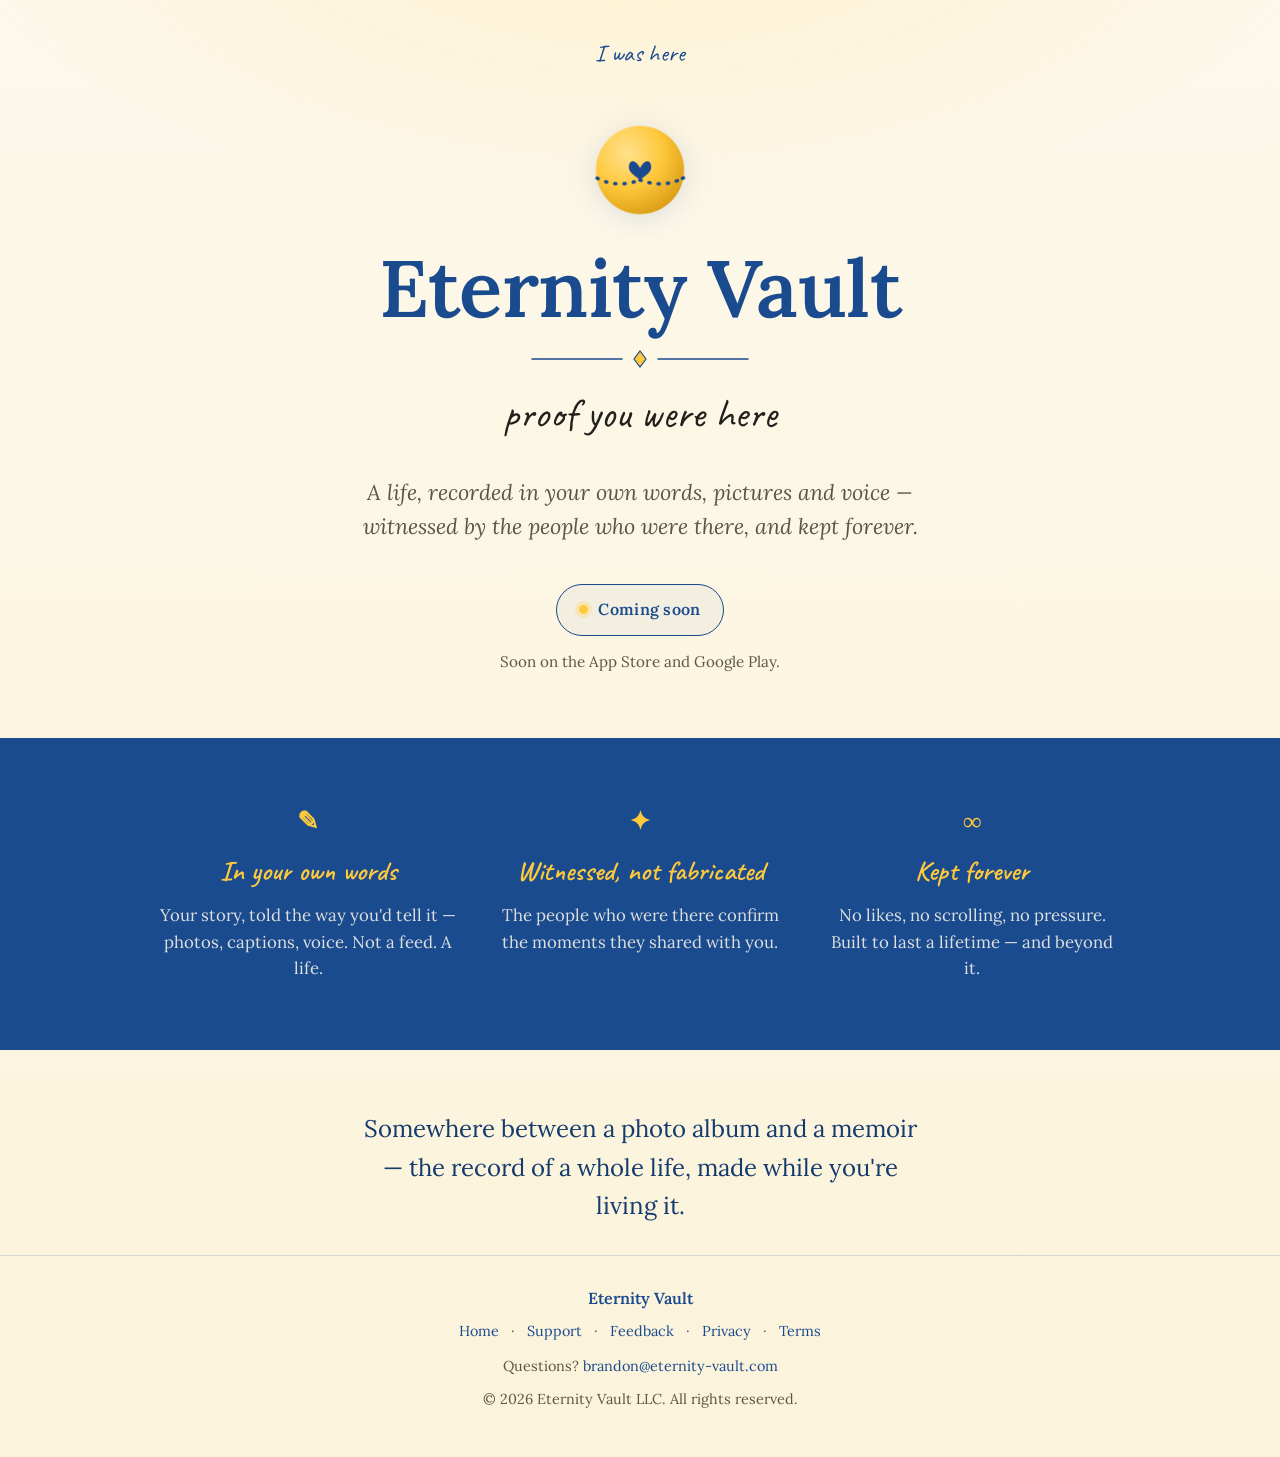
<file: index.html>
<!doctype html>
<html lang="en">
<head>
  <meta charset="utf-8" />
  <meta name="viewport" content="width=device-width, initial-scale=1" />
  <title>Eternity Vault — proof you were here</title>
  <meta name="description" content="Eternity Vault is a life-story app: record a whole life in your own words, pictures and voice — witnessed by the people who were there, and kept forever. Coming soon to iOS and Android." />
  <link rel="canonical" href="https://eternity-vault.com/" />

  <!-- Social share preview -->
  <meta property="og:title" content="Eternity Vault" />
  <meta property="og:description" content="A life, recorded in your own words, pictures and voice — witnessed by the people who were there, and kept forever." />
  <meta property="og:type" content="website" />
  <meta property="og:url" content="https://eternity-vault.com" />
  <meta property="og:image" content="https://eternity-vault.com/brand/og-image.png" />
  <meta property="og:image:width" content="1200" />
  <meta property="og:image:height" content="630" />
  <meta name="twitter:card" content="summary_large_image" />
  <meta name="twitter:title" content="Eternity Vault" />
  <meta name="twitter:description" content="A life, recorded in your own words, pictures and voice — witnessed by the people who were there, and kept forever." />
  <meta name="twitter:image" content="https://eternity-vault.com/brand/og-image.png" />
  <meta name="theme-color" content="#1B4B8F" />
  <link rel="icon" href="brand/eternity-vault-mark.svg" type="image/svg+xml" />

  <link rel="preconnect" href="https://fonts.googleapis.com" />
  <link rel="preconnect" href="https://fonts.gstatic.com" crossorigin />
  <link href="https://fonts.googleapis.com/css2?family=Lora:ital,wght@0,400;0,500;0,600;1,400&family=Caveat:wght@500;600&display=swap" rel="stylesheet" />
  <link rel="stylesheet" href="style.css" />

  <!-- Structured data: tells Google & AI assistants what Eternity Vault is -->
  <script type="application/ld+json">
  {
    "@context": "https://schema.org",
    "@graph": [
      {
        "@type": "Organization",
        "@id": "https://eternity-vault.com/#organization",
        "name": "Eternity Vault",
        "legalName": "Eternity Vault LLC",
        "url": "https://eternity-vault.com/",
        "logo": "https://eternity-vault.com/brand/eternity-vault-mark.png",
        "image": "https://eternity-vault.com/brand/og-image.png",
        "email": "brandon@eternity-vault.com",
        "slogan": "proof you were here",
        "description": "Eternity Vault is a life-story app that lets you record a whole life in your own words, pictures and voice — witnessed by the people who were there, and kept forever."
      },
      {
        "@type": "WebSite",
        "@id": "https://eternity-vault.com/#website",
        "url": "https://eternity-vault.com/",
        "name": "Eternity Vault",
        "publisher": { "@id": "https://eternity-vault.com/#organization" },
        "description": "The official site of Eternity Vault — a life, recorded in your own words, pictures and voice, and kept forever."
      },
      {
        "@type": "MobileApplication",
        "name": "Eternity Vault",
        "applicationCategory": "LifestyleApplication",
        "operatingSystem": "iOS, Android",
        "url": "https://eternity-vault.com/",
        "publisher": { "@id": "https://eternity-vault.com/#organization" },
        "description": "Record a whole life as a chronological timeline of memories — photos, captions, stories and voice — built with the people who were there, and kept forever.",
        "offers": { "@type": "Offer", "price": "0", "priceCurrency": "USD" }
      }
    ]
  }
  </script>
</head>
<body>
  <div class="page">
    <header>
      <div class="kicker">I was here</div>
    </header>

    <main class="hero">
      <img class="hero-mark" src="brand/eternity-vault-mark.png" width="112" height="112" alt="" />
      <h1 class="wordmark">Eternity&nbsp;Vault</h1>

      <svg class="flourish" viewBox="0 0 220 22" fill="none" xmlns="http://www.w3.org/2000/svg" aria-hidden="true">
        <path d="M2 11 H92" stroke="#1B4B8F" stroke-width="1.5" stroke-linecap="round"/>
        <path d="M128 11 H218" stroke="#1B4B8F" stroke-width="1.5" stroke-linecap="round"/>
        <path d="M110 3 L116 11 L110 19 L104 11 Z" fill="#FFC93C" stroke="#1B4B8F" stroke-width="1.2"/>
      </svg>

      <p class="tagline">proof you were here</p>

      <p class="lede">
        A life, recorded in your own words, pictures and voice — witnessed by
        the people who were there, and kept forever.
      </p>

      <div class="coming-soon"><span class="dot"></span> Coming soon</div>
      <div class="store-note">Soon on the App Store and Google Play.</div>
    </main>

    <section class="values">
      <div class="values-inner">
        <div class="value">
          <h3><span class="num">✎</span>In your own words</h3>
          <p>Your story, told the way you'd tell it — photos, captions, voice. Not a feed. A life.</p>
        </div>
        <div class="value">
          <h3><span class="num">✦</span>Witnessed, not fabricated</h3>
          <p>The people who were there confirm the moments they shared with you.</p>
        </div>
        <div class="value">
          <h3><span class="num">∞</span>Kept forever</h3>
          <p>No likes, no scrolling, no pressure. Built to last a lifetime — and beyond it.</p>
        </div>
      </div>
    </section>

    <section class="closing">
      <p>Somewhere between a photo album and a memoir — the record of a whole life, made while you're living it.</p>
    </section>

    <footer>
      <div class="footer-brand">Eternity Vault</div>
      <nav class="footer-nav">
        <a href="index.html">Home</a> ·
        <a href="support.html">Support</a> ·
        <a href="feedback.html">Feedback</a> ·
        <a href="privacy.html">Privacy</a> ·
        <a href="terms.html">Terms</a>
      </nav>
      <div>Questions? <a href="mailto:brandon@eternity-vault.com">brandon@eternity-vault.com</a></div>
      <div style="margin-top:10px;">&copy; 2026 Eternity Vault LLC. All rights reserved.</div>
    </footer>
  </div>
</body>
</html>
</file>
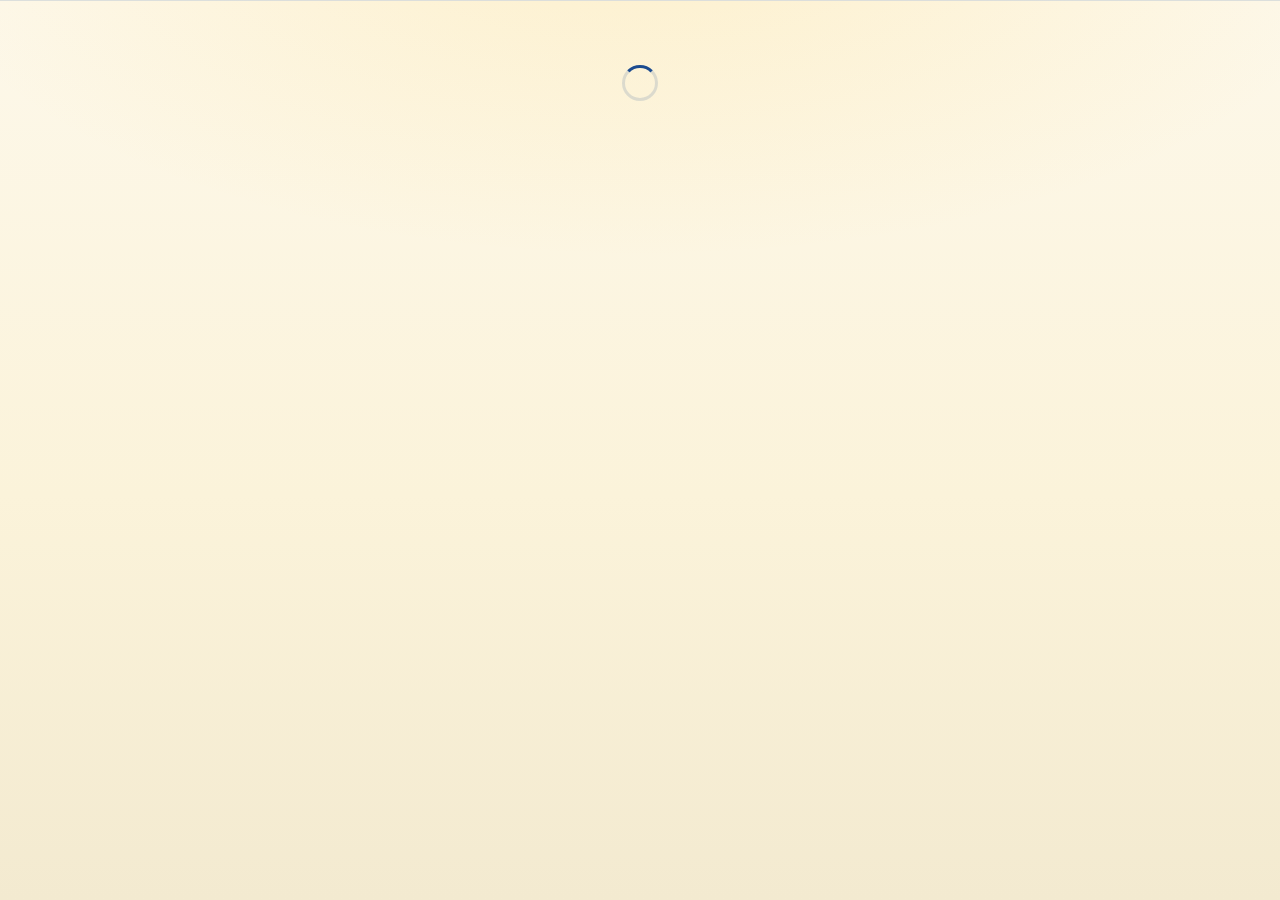
<file: app/index.html>
<!doctype html>
<html lang="en">
<head>
  <meta charset="utf-8" />
  <meta name="viewport" content="width=device-width, initial-scale=1, viewport-fit=cover" />
  <title>Eternity Vault</title>
  <meta name="description" content="Your life, recorded in your own words, pictures and voice — witnessed by the people who were there, and kept forever." />
  <meta name="theme-color" content="#1B4B8F" />
  <meta name="robots" content="noindex" />
  <link rel="icon" href="../brand/eternity-vault-mark.svg" type="image/svg+xml" />
  <link rel="apple-touch-icon" href="../brand/eternity-vault-mark.png" />
  <link rel="manifest" href="manifest.webmanifest" />
  <meta name="apple-mobile-web-app-capable" content="yes" />
  <meta name="apple-mobile-web-app-title" content="Eternity Vault" />

  <link rel="preconnect" href="https://fonts.googleapis.com" />
  <link rel="preconnect" href="https://fonts.gstatic.com" crossorigin />
  <link href="https://fonts.googleapis.com/css2?family=Cormorant+Garamond:ital,wght@0,400;0,500;0,600;1,400&family=Lora:ital,wght@0,400;0,500;0,600;1,400;1,500&family=Caveat:wght@500;600;700&family=Nunito:wght@600;700;800&display=swap" rel="stylesheet" />
  <link rel="stylesheet" href="styles.css" />
</head>
<body>
  <header class="topbar" id="topbar"></header>
  <main id="app-root"><div class="spinner"></div></main>
  <script type="module" src="app.js"></script>
</body>
</html>
</file>
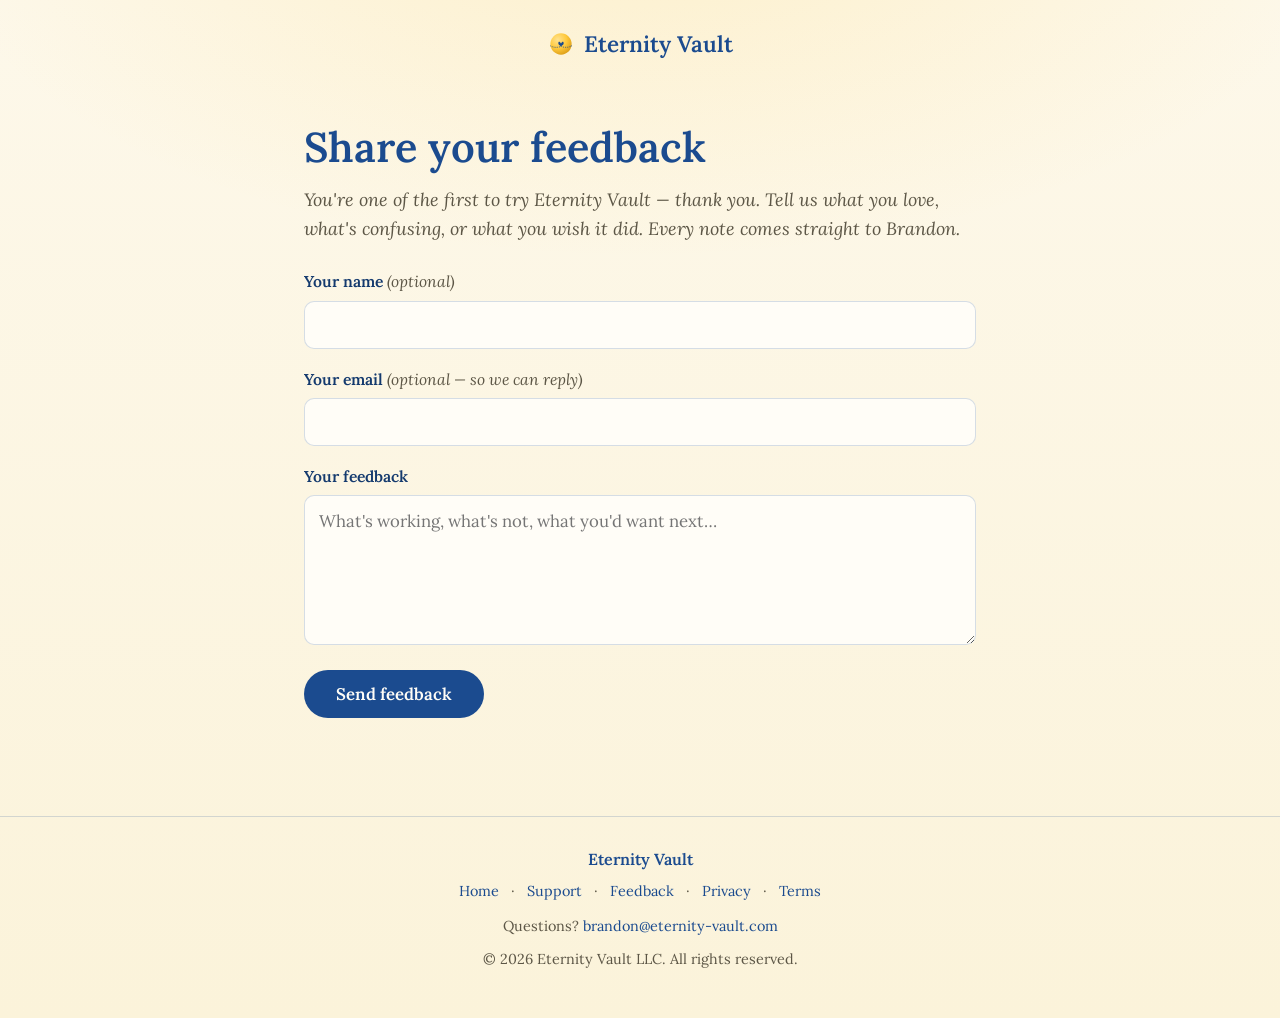
<file: feedback.html>
<!doctype html>
<html lang="en">
<head>
  <meta charset="utf-8" />
  <meta name="viewport" content="width=device-width, initial-scale=1" />
  <title>Feedback — Eternity Vault</title>
  <meta name="description" content="Share your thoughts on Eternity Vault. Tell us what you love, what's confusing, and what you'd want next." />
  <link rel="canonical" href="https://eternity-vault.com/feedback.html" />
  <meta name="robots" content="noindex" />
  <meta name="theme-color" content="#1B4B8F" />
  <link rel="icon" href="brand/eternity-vault-mark.svg" type="image/svg+xml" />

  <link rel="preconnect" href="https://fonts.googleapis.com" />
  <link rel="preconnect" href="https://fonts.gstatic.com" crossorigin />
  <link href="https://fonts.googleapis.com/css2?family=Lora:ital,wght@0,400;0,500;0,600;1,400&family=Caveat:wght@500;600&display=swap" rel="stylesheet" />
  <link rel="stylesheet" href="style.css" />
</head>
<body>
  <div class="page">
    <header class="site-head">
      <a class="brand" href="index.html">
        <img src="brand/eternity-vault-mark.svg" width="28" height="28" alt="" />
        <span>Eternity Vault</span>
      </a>
    </header>

    <main class="doc">
      <h1>Share your feedback</h1>
      <p class="lead">You're one of the first to try Eternity Vault — thank you. Tell us what you love, what's confusing, or what you wish it did. Every note comes straight to Brandon.</p>

      <div id="thanks" class="thanks" hidden>
        <h2>Thank you</h2>
        <p>Your note is on its way to Brandon. It means a lot.</p>
      </div>

      <form id="feedback-form" novalidate>
        <div class="field">
          <label for="name">Your name <span class="opt">(optional)</span></label>
          <input type="text" id="name" name="name" autocomplete="name" maxlength="200" />
        </div>

        <div class="field">
          <label for="email">Your email <span class="opt">(optional — so we can reply)</span></label>
          <input type="email" id="email" name="email" autocomplete="email" maxlength="320" inputmode="email" />
        </div>

        <div class="field">
          <label for="message">Your feedback</label>
          <textarea id="message" name="message" maxlength="5000" required placeholder="What's working, what's not, what you'd want next…"></textarea>
        </div>

        <!-- Honeypot: real people never see or fill this. -->
        <div class="hp" aria-hidden="true">
          <label for="company">Company</label>
          <input type="text" id="company" name="company" tabindex="-1" autocomplete="off" />
        </div>

        <button type="submit" class="btn-primary" id="submit-btn">Send feedback</button>
        <p class="form-note" id="note" role="status" aria-live="polite"></p>
      </form>
    </main>

    <footer>
      <div class="footer-brand">Eternity Vault</div>
      <nav class="footer-nav">
        <a href="index.html">Home</a> ·
        <a href="support.html">Support</a> ·
        <a href="feedback.html">Feedback</a> ·
        <a href="privacy.html">Privacy</a> ·
        <a href="terms.html">Terms</a>
      </nav>
      <div>Questions? <a href="mailto:brandon@eternity-vault.com">brandon@eternity-vault.com</a></div>
      <div style="margin-top:10px;">&copy; 2026 Eternity Vault LLC. All rights reserved.</div>
    </footer>
  </div>

  <script>
    const ENDPOINT = 'https://djmbnmombrjryoctvjjc.supabase.co/functions/v1/send-feedback';
    const form = document.getElementById('feedback-form');
    const btn = document.getElementById('submit-btn');
    const note = document.getElementById('note');
    const thanks = document.getElementById('thanks');

    form.addEventListener('submit', async (e) => {
      e.preventDefault();
      note.className = 'form-note';
      note.textContent = '';

      const message = document.getElementById('message').value.trim();
      if (!message) {
        note.className = 'form-note err';
        note.textContent = 'Please write a little something before sending.';
        document.getElementById('message').focus();
        return;
      }

      const payload = {
        name: document.getElementById('name').value,
        email: document.getElementById('email').value,
        message,
        company: document.getElementById('company').value, // honeypot
        source: 'marketing-site',
      };

      btn.disabled = true;
      const original = btn.textContent;
      btn.textContent = 'Sending…';

      try {
        const res = await fetch(ENDPOINT, {
          method: 'POST',
          headers: { 'Content-Type': 'application/json' },
          body: JSON.stringify(payload),
        });
        const data = await res.json().catch(() => ({}));
        if (res.ok && data.ok) {
          form.hidden = true;
          thanks.hidden = false;
          thanks.scrollIntoView({ behavior: 'smooth', block: 'center' });
        } else {
          note.className = 'form-note err';
          note.textContent = data.error || 'Something went wrong. Please try again, or email brandon@eternity-vault.com.';
          btn.disabled = false;
          btn.textContent = original;
        }
      } catch (err) {
        note.className = 'form-note err';
        note.textContent = 'Couldn’t reach the server. Please check your connection, or email brandon@eternity-vault.com.';
        btn.disabled = false;
        btn.textContent = original;
      }
    });
  </script>
</body>
</html>
</file>
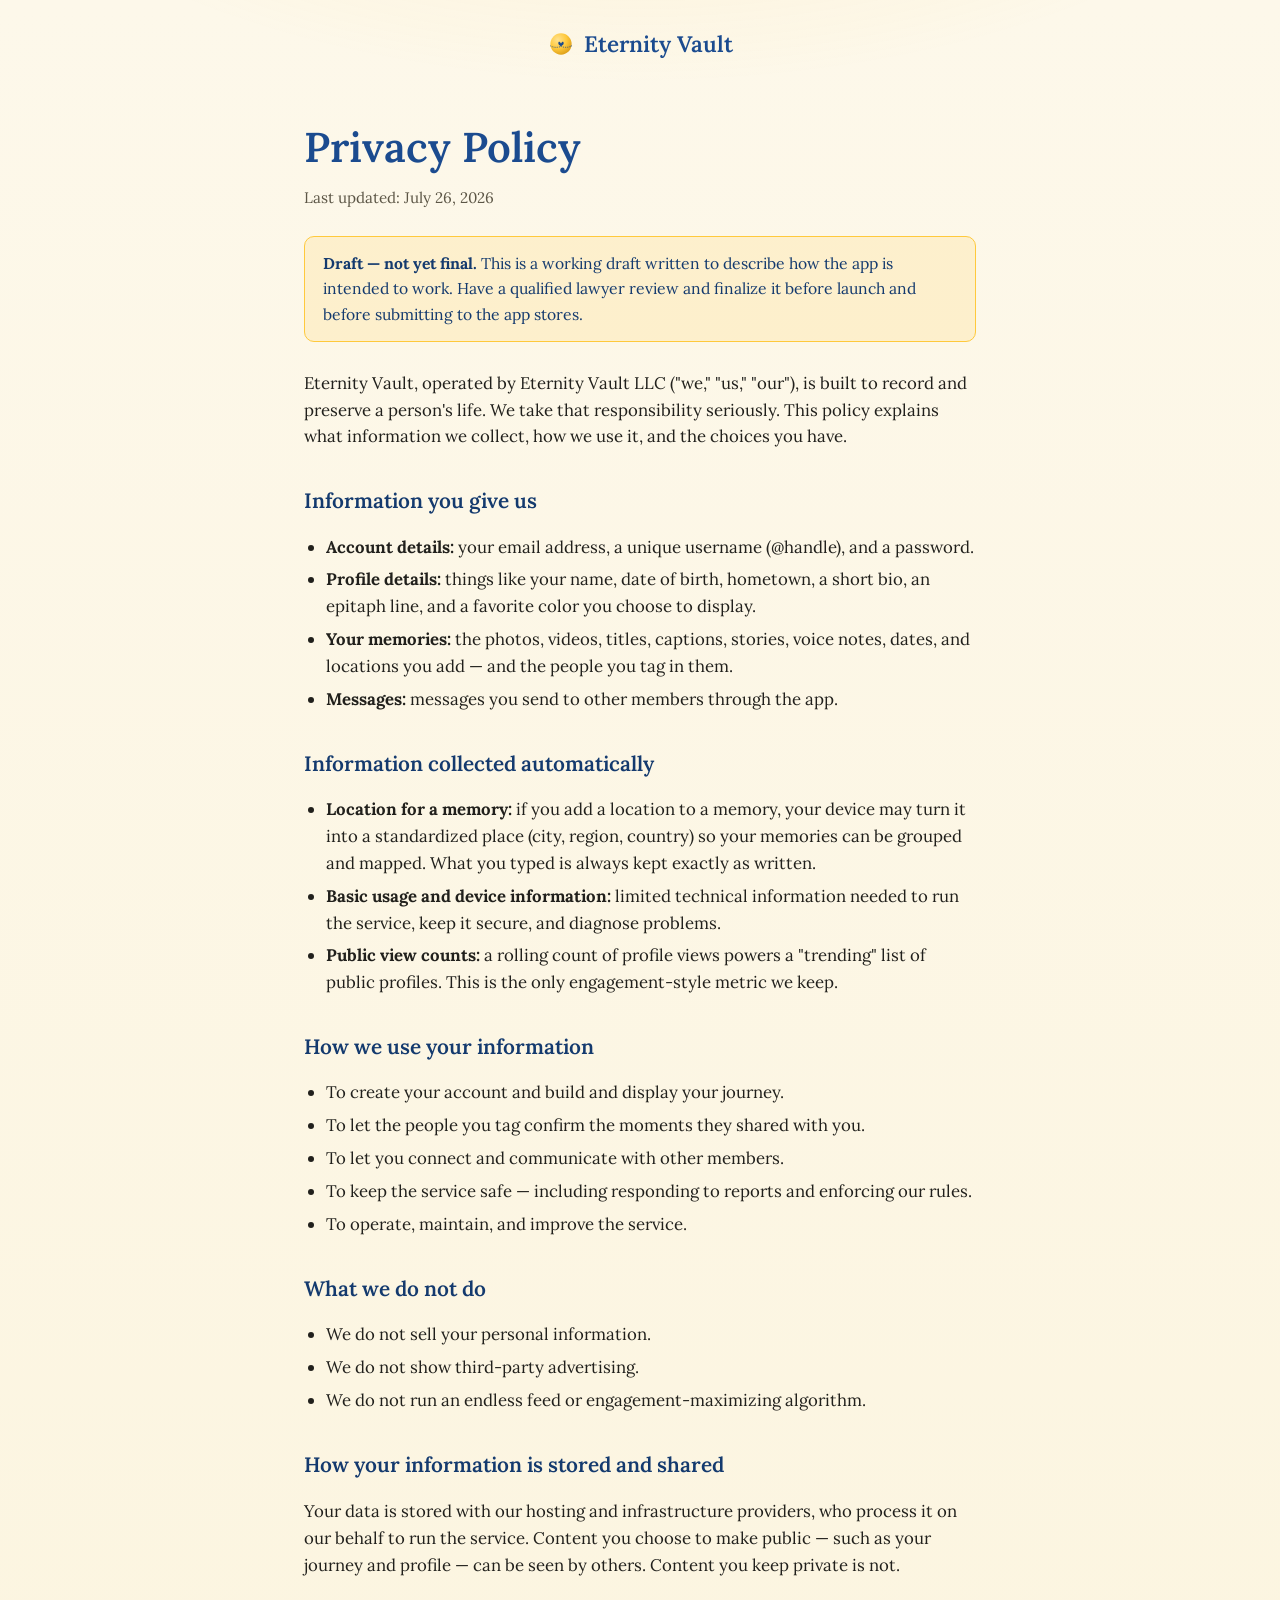
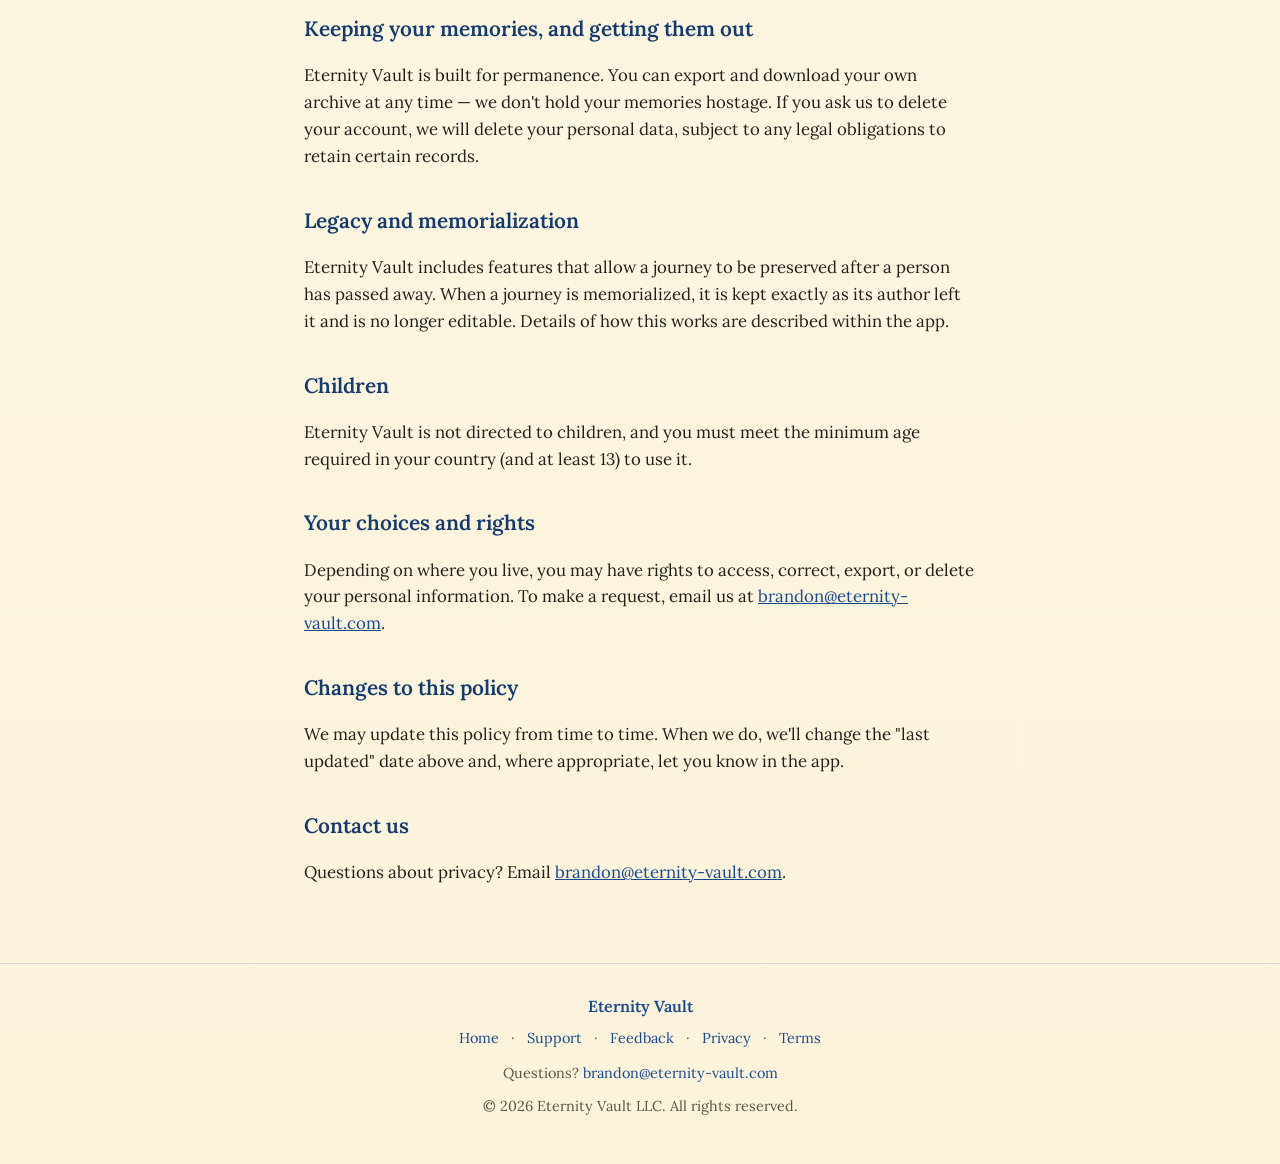
<file: privacy.html>
<!doctype html>
<html lang="en">
<head>
  <meta charset="utf-8" />
  <meta name="viewport" content="width=device-width, initial-scale=1" />
  <title>Privacy Policy — Eternity Vault</title>
  <meta name="description" content="How Eternity Vault collects, uses and protects your information." />
  <link rel="canonical" href="https://eternity-vault.com/privacy.html" />
  <meta name="theme-color" content="#1B4B8F" />
  <link rel="icon" href="brand/eternity-vault-mark.svg" type="image/svg+xml" />

  <link rel="preconnect" href="https://fonts.googleapis.com" />
  <link rel="preconnect" href="https://fonts.gstatic.com" crossorigin />
  <link href="https://fonts.googleapis.com/css2?family=Lora:ital,wght@0,400;0,500;0,600;1,400&family=Caveat:wght@500;600&display=swap" rel="stylesheet" />
  <link rel="stylesheet" href="style.css" />
</head>
<body>
  <div class="page">
    <header class="site-head">
      <a class="brand" href="index.html">
        <img src="brand/eternity-vault-mark.svg" width="28" height="28" alt="" />
        <span>Eternity Vault</span>
      </a>
    </header>

    <main class="doc">
      <h1>Privacy Policy</h1>
      <p class="updated">Last updated: July 26, 2026</p>

      <div class="draft-note">
        <strong>Draft — not yet final.</strong> This is a working draft written
        to describe how the app is intended to work. Have a qualified lawyer
        review and finalize it before launch and before submitting to the app
        stores.
      </div>

      <p>
        Eternity Vault, operated by Eternity Vault LLC ("we," "us," "our"), is built to record and preserve a
        person's life. We take that responsibility seriously. This policy
        explains what information we collect, how we use it, and the choices you
        have.
      </p>

      <h2>Information you give us</h2>
      <ul>
        <li><strong>Account details:</strong> your email address, a unique username (@handle), and a password.</li>
        <li><strong>Profile details:</strong> things like your name, date of birth, hometown, a short bio, an epitaph line, and a favorite color you choose to display.</li>
        <li><strong>Your memories:</strong> the photos, videos, titles, captions, stories, voice notes, dates, and locations you add — and the people you tag in them.</li>
        <li><strong>Messages:</strong> messages you send to other members through the app.</li>
      </ul>

      <h2>Information collected automatically</h2>
      <ul>
        <li><strong>Location for a memory:</strong> if you add a location to a memory, your device may turn it into a standardized place (city, region, country) so your memories can be grouped and mapped. What you typed is always kept exactly as written.</li>
        <li><strong>Basic usage and device information:</strong> limited technical information needed to run the service, keep it secure, and diagnose problems.</li>
        <li><strong>Public view counts:</strong> a rolling count of profile views powers a "trending" list of public profiles. This is the only engagement-style metric we keep.</li>
      </ul>

      <h2>How we use your information</h2>
      <ul>
        <li>To create your account and build and display your journey.</li>
        <li>To let the people you tag confirm the moments they shared with you.</li>
        <li>To let you connect and communicate with other members.</li>
        <li>To keep the service safe — including responding to reports and enforcing our rules.</li>
        <li>To operate, maintain, and improve the service.</li>
      </ul>

      <h2>What we do not do</h2>
      <ul>
        <li>We do not sell your personal information.</li>
        <li>We do not show third-party advertising.</li>
        <li>We do not run an endless feed or engagement-maximizing algorithm.</li>
      </ul>

      <h2>How your information is stored and shared</h2>
      <p>
        Your data is stored with our hosting and infrastructure providers, who
        process it on our behalf to run the service. Content you choose to make
        public — such as your journey and profile — can be seen by others.
        Content you keep private is not.
      </p>

      <h2>Keeping your memories, and getting them out</h2>
      <p>
        Eternity Vault is built for permanence. You can export and download your
        own archive at any time — we don't hold your memories hostage. If you
        ask us to delete your account, we will delete your personal data,
        subject to any legal obligations to retain certain records.
      </p>

      <h2>Legacy and memorialization</h2>
      <p>
        Eternity Vault includes features that allow a journey to be preserved
        after a person has passed away. When a journey is memorialized, it is
        kept exactly as its author left it and is no longer editable. Details of
        how this works are described within the app.
      </p>

      <h2>Children</h2>
      <p>
        Eternity Vault is not directed to children, and you must meet the
        minimum age required in your country (and at least 13) to use it.
      </p>

      <h2>Your choices and rights</h2>
      <p>
        Depending on where you live, you may have rights to access, correct,
        export, or delete your personal information. To make a request, email us
        at <a href="mailto:brandon@eternity-vault.com">brandon@eternity-vault.com</a>.
      </p>

      <h2>Changes to this policy</h2>
      <p>
        We may update this policy from time to time. When we do, we'll change
        the "last updated" date above and, where appropriate, let you know in
        the app.
      </p>

      <h2>Contact us</h2>
      <p>
        Questions about privacy? Email
        <a href="mailto:brandon@eternity-vault.com">brandon@eternity-vault.com</a>.
      </p>
    </main>

    <footer>
      <div class="footer-brand">Eternity Vault</div>
      <nav class="footer-nav">
        <a href="index.html">Home</a> ·
        <a href="support.html">Support</a> ·
        <a href="feedback.html">Feedback</a> ·
        <a href="privacy.html">Privacy</a> ·
        <a href="terms.html">Terms</a>
      </nav>
      <div>Questions? <a href="mailto:brandon@eternity-vault.com">brandon@eternity-vault.com</a></div>
      <div style="margin-top:10px;">&copy; 2026 Eternity Vault LLC. All rights reserved.</div>
    </footer>
  </div>
</body>
</html>
</file>
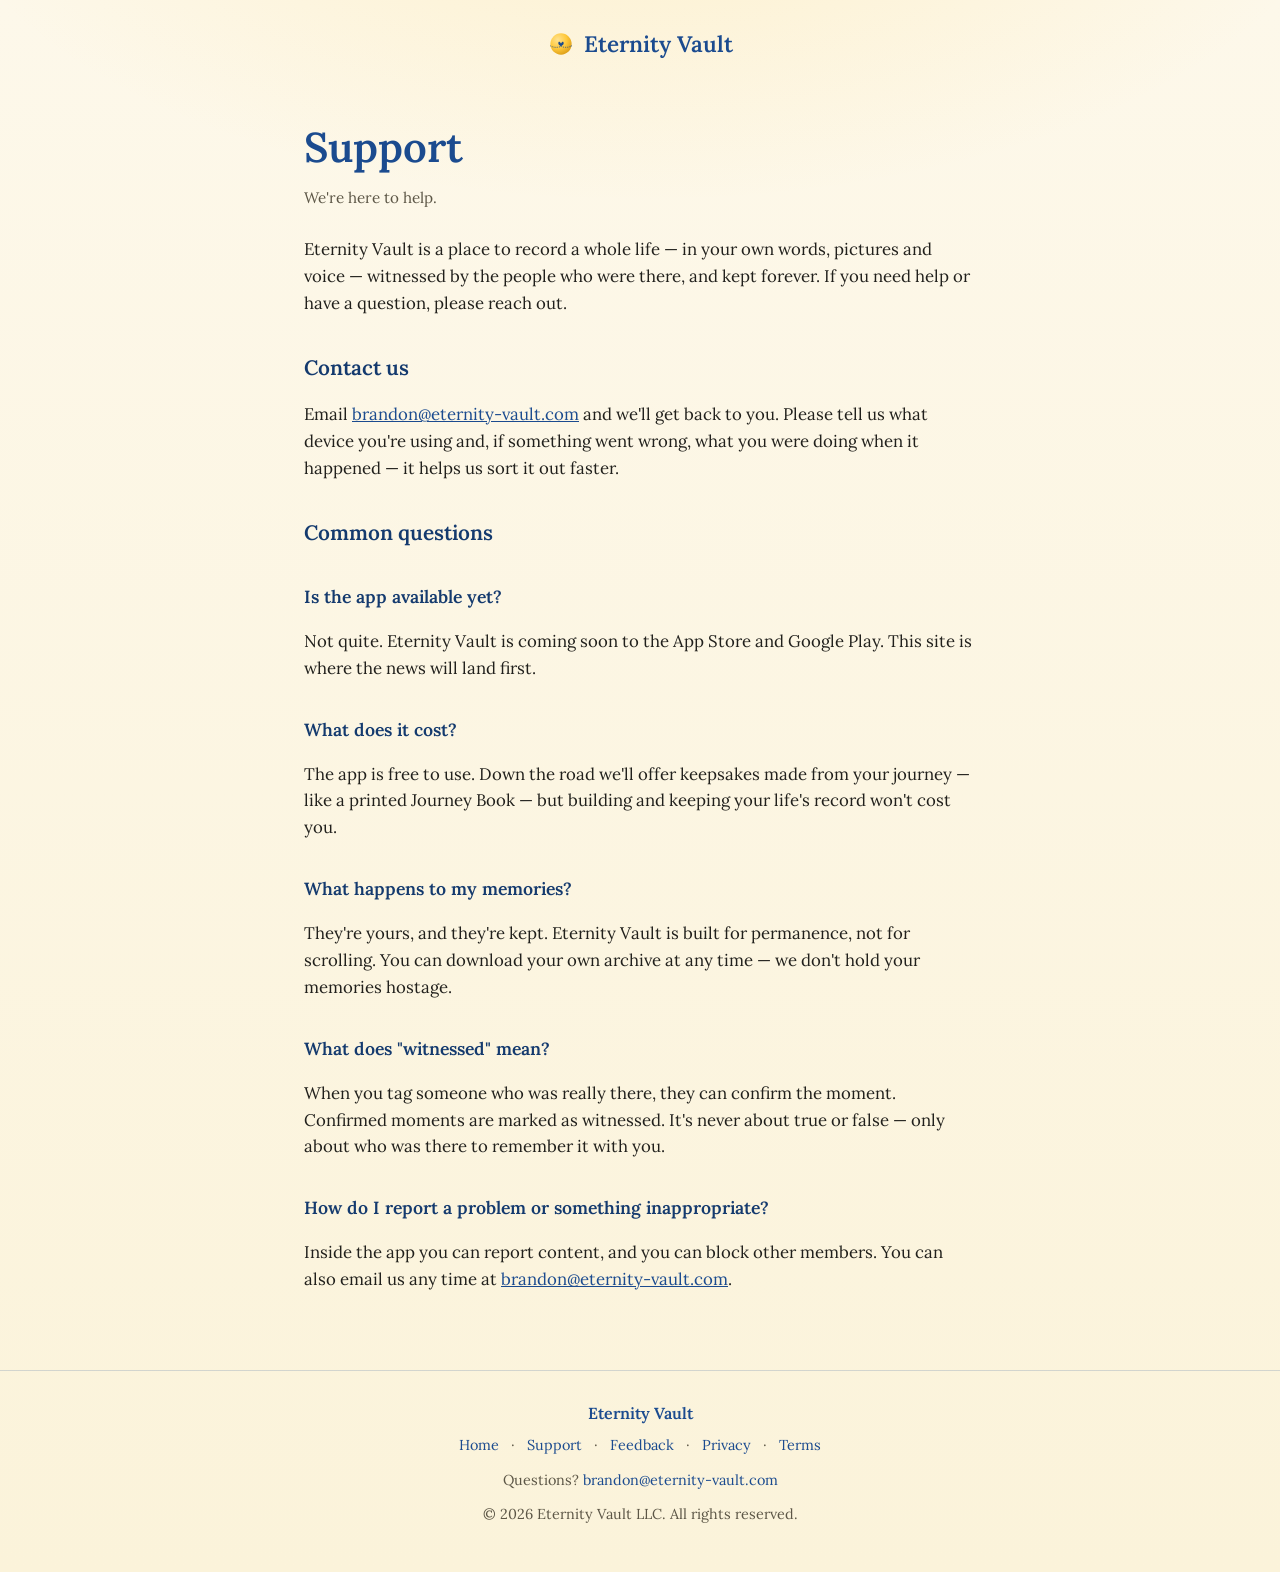
<file: support.html>
<!doctype html>
<html lang="en">
<head>
  <meta charset="utf-8" />
  <meta name="viewport" content="width=device-width, initial-scale=1" />
  <title>Support — Eternity Vault</title>
  <meta name="description" content="Get help with Eternity Vault. Contact us and read answers to common questions." />
  <link rel="canonical" href="https://eternity-vault.com/support.html" />
  <meta name="theme-color" content="#1B4B8F" />
  <link rel="icon" href="brand/eternity-vault-mark.svg" type="image/svg+xml" />

  <link rel="preconnect" href="https://fonts.googleapis.com" />
  <link rel="preconnect" href="https://fonts.gstatic.com" crossorigin />
  <link href="https://fonts.googleapis.com/css2?family=Lora:ital,wght@0,400;0,500;0,600;1,400&family=Caveat:wght@500;600&display=swap" rel="stylesheet" />
  <link rel="stylesheet" href="style.css" />
</head>
<body>
  <div class="page">
    <header class="site-head">
      <a class="brand" href="index.html">
        <img src="brand/eternity-vault-mark.svg" width="28" height="28" alt="" />
        <span>Eternity Vault</span>
      </a>
    </header>

    <main class="doc">
      <h1>Support</h1>
      <p class="updated">We're here to help.</p>

      <p>
        Eternity Vault is a place to record a whole life — in your own words,
        pictures and voice — witnessed by the people who were there, and kept
        forever. If you need help or have a question, please reach out.
      </p>

      <h2>Contact us</h2>
      <p>
        Email <a href="mailto:brandon@eternity-vault.com">brandon@eternity-vault.com</a>
        and we'll get back to you. Please tell us what device you're using and,
        if something went wrong, what you were doing when it happened — it helps
        us sort it out faster.
      </p>

      <h2>Common questions</h2>

      <h2 style="font-size:1.1rem;">Is the app available yet?</h2>
      <p>Not quite. Eternity Vault is coming soon to the App Store and Google Play. This site is where the news will land first.</p>

      <h2 style="font-size:1.1rem;">What does it cost?</h2>
      <p>The app is free to use. Down the road we'll offer keepsakes made from your journey — like a printed Journey Book — but building and keeping your life's record won't cost you.</p>

      <h2 style="font-size:1.1rem;">What happens to my memories?</h2>
      <p>They're yours, and they're kept. Eternity Vault is built for permanence, not for scrolling. You can download your own archive at any time — we don't hold your memories hostage.</p>

      <h2 style="font-size:1.1rem;">What does "witnessed" mean?</h2>
      <p>When you tag someone who was really there, they can confirm the moment. Confirmed moments are marked as witnessed. It's never about true or false — only about who was there to remember it with you.</p>

      <h2 style="font-size:1.1rem;">How do I report a problem or something inappropriate?</h2>
      <p>Inside the app you can report content, and you can block other members. You can also email us any time at <a href="mailto:brandon@eternity-vault.com">brandon@eternity-vault.com</a>.</p>
    </main>

    <footer>
      <div class="footer-brand">Eternity Vault</div>
      <nav class="footer-nav">
        <a href="index.html">Home</a> ·
        <a href="support.html">Support</a> ·
        <a href="feedback.html">Feedback</a> ·
        <a href="privacy.html">Privacy</a> ·
        <a href="terms.html">Terms</a>
      </nav>
      <div>Questions? <a href="mailto:brandon@eternity-vault.com">brandon@eternity-vault.com</a></div>
      <div style="margin-top:10px;">&copy; 2026 Eternity Vault LLC. All rights reserved.</div>
    </footer>
  </div>
</body>
</html>
</file>
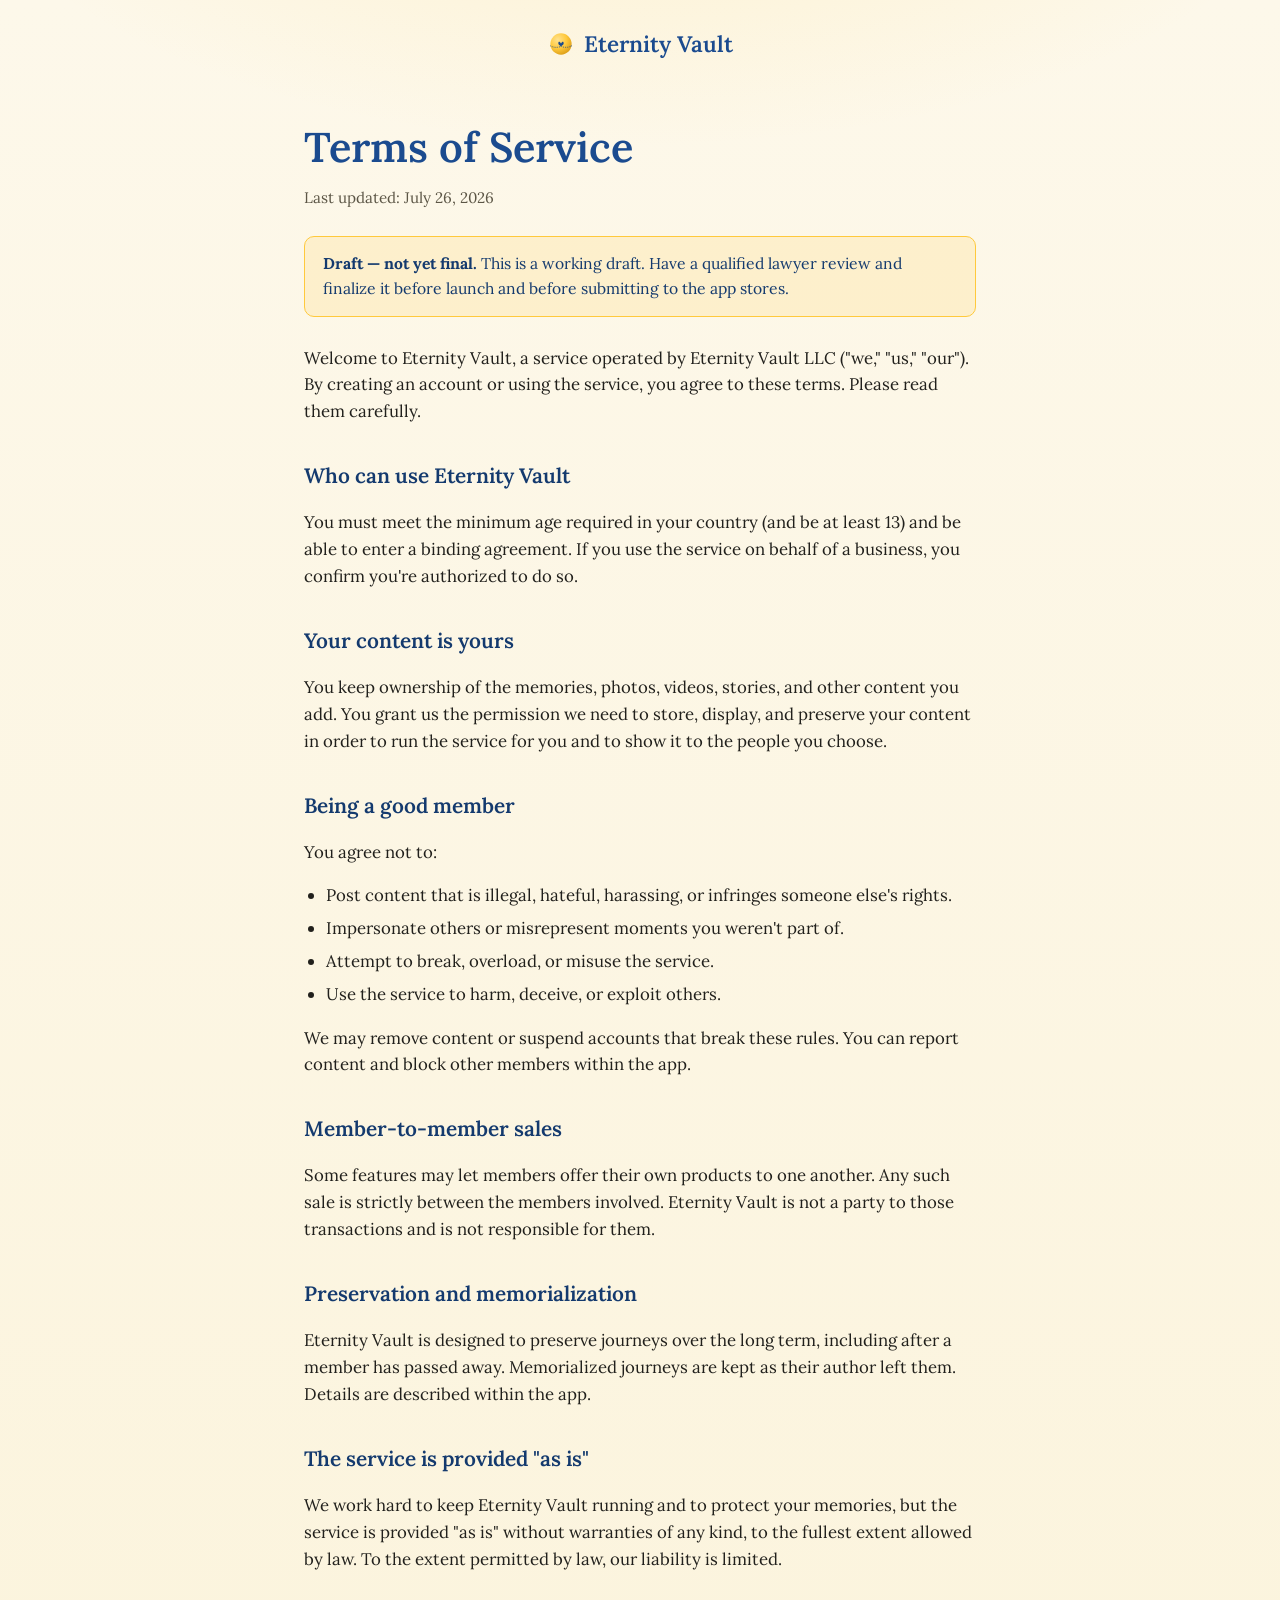
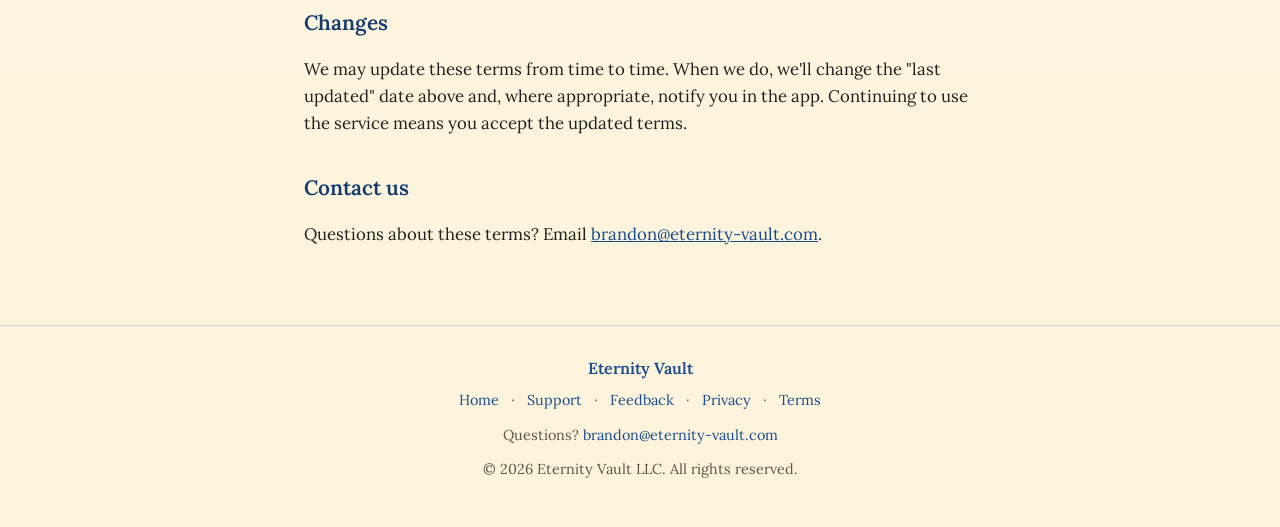
<file: terms.html>
<!doctype html>
<html lang="en">
<head>
  <meta charset="utf-8" />
  <meta name="viewport" content="width=device-width, initial-scale=1" />
  <title>Terms of Service — Eternity Vault</title>
  <meta name="description" content="The terms for using Eternity Vault." />
  <link rel="canonical" href="https://eternity-vault.com/terms.html" />
  <meta name="theme-color" content="#1B4B8F" />
  <link rel="icon" href="brand/eternity-vault-mark.svg" type="image/svg+xml" />

  <link rel="preconnect" href="https://fonts.googleapis.com" />
  <link rel="preconnect" href="https://fonts.gstatic.com" crossorigin />
  <link href="https://fonts.googleapis.com/css2?family=Lora:ital,wght@0,400;0,500;0,600;1,400&family=Caveat:wght@500;600&display=swap" rel="stylesheet" />
  <link rel="stylesheet" href="style.css" />
</head>
<body>
  <div class="page">
    <header class="site-head">
      <a class="brand" href="index.html">
        <img src="brand/eternity-vault-mark.svg" width="28" height="28" alt="" />
        <span>Eternity Vault</span>
      </a>
    </header>

    <main class="doc">
      <h1>Terms of Service</h1>
      <p class="updated">Last updated: July 26, 2026</p>

      <div class="draft-note">
        <strong>Draft — not yet final.</strong> This is a working draft. Have a
        qualified lawyer review and finalize it before launch and before
        submitting to the app stores.
      </div>

      <p>
        Welcome to Eternity Vault, a service operated by Eternity Vault LLC
        ("we," "us," "our"). By creating an account or using the service,
        you agree to these terms. Please read them carefully.
      </p>

      <h2>Who can use Eternity Vault</h2>
      <p>
        You must meet the minimum age required in your country (and be at least
        13) and be able to enter a binding agreement. If you use the service on
        behalf of a business, you confirm you're authorized to do so.
      </p>

      <h2>Your content is yours</h2>
      <p>
        You keep ownership of the memories, photos, videos, stories, and other
        content you add. You grant us the permission we need to store, display,
        and preserve your content in order to run the service for you and to
        show it to the people you choose.
      </p>

      <h2>Being a good member</h2>
      <p>You agree not to:</p>
      <ul>
        <li>Post content that is illegal, hateful, harassing, or infringes someone else's rights.</li>
        <li>Impersonate others or misrepresent moments you weren't part of.</li>
        <li>Attempt to break, overload, or misuse the service.</li>
        <li>Use the service to harm, deceive, or exploit others.</li>
      </ul>
      <p>
        We may remove content or suspend accounts that break these rules. You
        can report content and block other members within the app.
      </p>

      <h2>Member-to-member sales</h2>
      <p>
        Some features may let members offer their own products to one another.
        Any such sale is strictly between the members involved. Eternity Vault
        is not a party to those transactions and is not responsible for them.
      </p>

      <h2>Preservation and memorialization</h2>
      <p>
        Eternity Vault is designed to preserve journeys over the long term,
        including after a member has passed away. Memorialized journeys are kept
        as their author left them. Details are described within the app.
      </p>

      <h2>The service is provided "as is"</h2>
      <p>
        We work hard to keep Eternity Vault running and to protect your
        memories, but the service is provided "as is" without warranties of any
        kind, to the fullest extent allowed by law. To the extent permitted by
        law, our liability is limited.
      </p>

      <h2>Changes</h2>
      <p>
        We may update these terms from time to time. When we do, we'll change
        the "last updated" date above and, where appropriate, notify you in the
        app. Continuing to use the service means you accept the updated terms.
      </p>

      <h2>Contact us</h2>
      <p>
        Questions about these terms? Email
        <a href="mailto:brandon@eternity-vault.com">brandon@eternity-vault.com</a>.
      </p>
    </main>

    <footer>
      <div class="footer-brand">Eternity Vault</div>
      <nav class="footer-nav">
        <a href="index.html">Home</a> ·
        <a href="support.html">Support</a> ·
        <a href="feedback.html">Feedback</a> ·
        <a href="privacy.html">Privacy</a> ·
        <a href="terms.html">Terms</a>
      </nav>
      <div>Questions? <a href="mailto:brandon@eternity-vault.com">brandon@eternity-vault.com</a></div>
      <div style="margin-top:10px;">&copy; 2026 Eternity Vault LLC. All rights reserved.</div>
    </footer>
  </div>
</body>
</html>
</file>
<file: style.css>
/* ============================================================
   Eternity Vault — shared styles for every page
   Colors, fonts and layout all live here. Edit once, everywhere
   updates. Brand: blue #1B4B8F, gold #FFC93C, warm cream. No pink.
   ============================================================ */

:root {
  --blue: #1B4B8F;
  --blue-deep: #143a6e;
  --gold: #FFC93C;
  --cream: #FDF8EA;
  --cream-deep: #FBF3DA;
  --ink: #21201c;
  --muted: #5c5646;
  --line: rgba(27,75,143,0.18);
  --serif: 'Lora', Georgia, 'Times New Roman', serif;
  --hand: 'Caveat', 'Segoe Script', cursive;
}

* { box-sizing: border-box; }
html, body { margin: 0; padding: 0; }

body {
  font-family: var(--serif);
  color: var(--ink);
  background: var(--cream);
  -webkit-font-smoothing: antialiased;
  line-height: 1.6;
}

a { color: var(--blue); }

.page {
  min-height: 100vh;
  display: flex;
  flex-direction: column;
  background:
    radial-gradient(1200px 600px at 50% -10%, rgba(255,201,60,0.18), transparent 60%),
    linear-gradient(180deg, var(--cream) 0%, var(--cream-deep) 100%);
}

/* ---------- Home hero ---------- */
header { padding: 34px 24px 0; text-align: center; }

.kicker {
  font-family: var(--hand);
  font-size: 1.5rem;
  color: var(--blue);
  letter-spacing: 0.3px;
}
.kicker a { text-decoration: none; }

.hero {
  flex: 1;
  display: flex;
  flex-direction: column;
  align-items: center;
  justify-content: center;
  text-align: center;
  padding: 40px 24px 64px;
}

.hero-mark {
  width: clamp(84px, 16vw, 116px);
  height: auto;
  margin: 0 auto 18px;
  filter: drop-shadow(0 4px 14px rgba(27,75,143,0.14));
}

.wordmark {
  font-family: var(--serif);
  font-weight: 600;
  color: var(--blue);
  font-size: clamp(2.6rem, 8vw, 5rem);
  line-height: 1.05;
  margin: 0;
  letter-spacing: -0.5px;
}

.flourish { width: 220px; max-width: 60vw; height: 22px; margin: 18px auto 6px; }

.tagline {
  font-family: var(--hand);
  font-size: clamp(1.7rem, 5vw, 2.6rem);
  color: var(--ink);
  margin: 4px 0 0;
}

.lede {
  max-width: 640px;
  margin: 28px auto 0;
  font-size: clamp(1.1rem, 2.4vw, 1.35rem);
  color: var(--muted);
  font-style: italic;
}

.coming-soon {
  margin-top: 40px;
  display: inline-flex;
  align-items: center;
  gap: 10px;
  padding: 12px 22px;
  border: 1.5px solid var(--blue);
  border-radius: 999px;
  background: rgba(27,75,143,0.04);
  color: var(--blue);
  font-weight: 600;
  font-size: 1rem;
  letter-spacing: 0.3px;
}
.dot {
  width: 9px; height: 9px; border-radius: 50%;
  background: var(--gold);
  box-shadow: 0 0 0 4px rgba(255,201,60,0.25);
}
.store-note { margin-top: 14px; font-size: 0.95rem; color: var(--muted); }

/* ---------- Value cards ---------- */
.values { background: var(--blue); color: var(--cream); padding: 64px 24px 68px; }
.values-inner {
  max-width: 960px; margin: 0 auto;
  display: grid; grid-template-columns: repeat(3, 1fr);
  gap: 40px 36px; text-align: center;
}
.value h3 {
  font-family: var(--hand); color: var(--gold);
  font-size: 1.75rem; font-weight: 600; margin: 0 0 8px;
}
.value p { margin: 0; color: rgba(253,248,234,0.86); font-size: 1.05rem; }
.value .num { display: block; font-size: 1.6rem; margin-bottom: 6px; }

.closing { text-align: center; padding: 60px 24px 30px; max-width: 620px; margin: 0 auto; }
.closing p { font-size: clamp(1.15rem, 2.6vw, 1.5rem); color: var(--blue-deep); margin: 0; }

/* ---------- Standard header (shared by every sub-page) ---------- */
.site-head {
  padding: 26px 24px 0;
  text-align: center;
}
.site-head .brand {
  display: inline-flex;
  align-items: center;
  gap: 9px;
  text-decoration: none;
}
.site-head .brand img { width: 28px; height: 28px; display: block; }
.site-head .brand span {
  font-family: var(--serif);
  font-weight: 600;
  color: var(--blue);
  font-size: 1.4rem;
}
.site-head .brand:hover span { text-decoration: underline; }

.doc {
  flex: 1;
  width: 100%;
  max-width: 720px;
  margin: 0 auto;
  padding: 30px 24px 60px;
}
.doc h1 {
  font-weight: 600;
  color: var(--blue);
  font-size: clamp(1.9rem, 5vw, 2.6rem);
  margin: 18px 0 6px;
}
.doc .updated { color: var(--muted); font-size: 0.95rem; margin: 0 0 26px; }
.doc h2 {
  font-weight: 600;
  color: var(--blue-deep);
  font-size: 1.3rem;
  margin: 34px 0 8px;
}
.doc p, .doc li { font-size: 1.05rem; color: var(--ink); }
.doc ul { padding-left: 22px; }
.doc li { margin-bottom: 6px; }

.draft-note {
  background: rgba(255,201,60,0.16);
  border: 1px solid var(--gold);
  border-radius: 10px;
  padding: 14px 18px;
  font-size: 0.98rem;
  color: var(--blue-deep);
  margin: 0 0 28px;
}

/* Centered "not found" block */
.notfound {
  flex: 1;
  display: flex; flex-direction: column;
  align-items: center; justify-content: center;
  text-align: center; padding: 60px 24px;
}
.notfound h1 { color: var(--blue); font-size: clamp(2rem, 7vw, 3.4rem); margin: 0 0 10px; }
.notfound p { color: var(--muted); font-size: 1.15rem; max-width: 460px; }

/* ---------- Feedback form ---------- */
.doc .lead { font-size: 1.12rem; color: var(--muted); font-style: italic; margin: 0 0 26px; }

.field { margin: 0 0 18px; }
.field label {
  display: block;
  font-weight: 600;
  color: var(--blue-deep);
  font-size: 0.98rem;
  margin: 0 0 6px;
}
.field label .opt { font-weight: 400; color: var(--muted); font-style: italic; }

.field input,
.field textarea {
  width: 100%;
  font-family: var(--serif);
  font-size: 1.05rem;
  color: var(--ink);
  background: #fffdf7;
  border: 1.5px solid var(--line);
  border-radius: 10px;
  padding: 12px 14px;
  transition: border-color 0.15s ease, box-shadow 0.15s ease;
}
.field input:focus,
.field textarea:focus {
  outline: none;
  border-color: var(--blue);
  box-shadow: 0 0 0 3px rgba(27,75,143,0.12);
}
.field textarea { resize: vertical; min-height: 150px; line-height: 1.55; }

/* Honeypot — hidden from real people, catches bots. */
.hp { position: absolute; left: -9999px; width: 1px; height: 1px; overflow: hidden; }

.btn-primary {
  display: inline-block;
  font-family: var(--serif);
  font-weight: 600;
  font-size: 1.05rem;
  color: #fffdf7;
  background: var(--blue);
  border: none;
  border-radius: 999px;
  padding: 13px 32px;
  cursor: pointer;
  transition: background 0.15s ease, transform 0.05s ease;
}
.btn-primary:hover { background: var(--blue-deep); }
.btn-primary:active { transform: translateY(1px); }
.btn-primary:disabled { opacity: 0.55; cursor: default; }

.form-note {
  margin: 14px 0 0;
  font-size: 0.95rem;
  min-height: 1.4em;
}
.form-note.err { color: #a1341f; }
.form-note.ok { color: var(--blue-deep); }

.thanks {
  background: rgba(255,201,60,0.16);
  border: 1px solid var(--gold);
  border-radius: 12px;
  padding: 24px 22px;
  text-align: center;
}
.thanks h2 { margin: 0 0 8px; }
.thanks p { margin: 0; color: var(--ink); }

/* ---------- Footer ---------- */
footer {
  text-align: center;
  padding: 30px 24px 46px;
  color: var(--muted);
  font-size: 0.9rem;
  border-top: 1px solid var(--line);
}
footer a { color: var(--blue); text-decoration: none; }
footer a:hover { text-decoration: underline; }
.footer-brand { font-weight: 600; color: var(--blue); margin-bottom: 6px; font-size: 1rem; }
.footer-nav { margin: 8px 0 12px; }
.footer-nav a { margin: 0 8px; }

@media (max-width: 640px) {
  .values-inner { grid-template-columns: 1fr; gap: 34px; }
}
</file>
<file: app/styles.css>
/* ============================================================================
   Eternity Vault — web app styles (refined reverent).
   Warm cream + serif "kept forever" soul, but polished: a bold centered nav,
   real typographic hierarchy, generous spacing. Blue #1B4B8F own-cards,
   gold #FFC93C adopted-cards, no pink.
   ============================================================================ */
:root {
  --blue: #1B4B8F;
  --blue-deep: #143a6e;
  --blue-soft: #2a5ca6;
  --gold: #FFC93C;
  --gold-deep: #E3A81E;
  --cream: #FDF8EA;
  --cream-deep: #FBF3DA;
  --cream-3: #F3EAD0;
  --paper: #FFFFFF;
  --ink: #21201c;
  --muted: #6b6656;
  --line: rgba(27, 75, 143, 0.14);
  --line-strong: rgba(27, 75, 143, 0.28);
  --tab: #FBF3DA;
  --danger: #a6412f;
  --serif: 'Lora', Georgia, 'Times New Roman', serif;
  --hand: 'Caveat', 'Segoe Script', cursive;
  --round: 'Nunito', system-ui, sans-serif;
  --shadow-sm: 0 2px 8px rgba(27, 75, 143, 0.08);
  --shadow: 0 8px 26px rgba(27, 75, 143, 0.13);
  --shadow-lg: 0 16px 44px rgba(27, 75, 143, 0.2);
  --radius: 18px;
}

* { box-sizing: border-box; }
html, body { margin: 0; padding: 0; }
body {
  font-family: var(--serif);
  color: var(--ink);
  background:
    radial-gradient(1200px 560px at 50% -10%, rgba(255, 201, 60, 0.18), transparent 62%),
    linear-gradient(180deg, var(--cream) 0%, var(--cream-deep) 55%, var(--cream-3) 100%);
  background-attachment: fixed;
  min-height: 100vh;
  line-height: 1.6;
  -webkit-font-smoothing: antialiased;
}
a { color: var(--blue); text-decoration: none; }
a:hover { text-decoration: underline; }
img { max-width: 100%; }
button { font-family: inherit; cursor: pointer; }
h1, h2, h3 { line-height: 1.2; }

/* ============================ Top navigation ============================== */
.topbar {
  position: sticky;
  top: 0;
  z-index: 50;
  background: rgba(253, 248, 234, 0.9);
  backdrop-filter: blur(12px);
  border-bottom: 1px solid var(--line);
}
.nav-inner {
  max-width: 1000px;
  margin: 0 auto;
  display: grid;
  grid-template-columns: 1fr auto 1fr;
  align-items: center;
  gap: 12px;
  padding: 12px 20px;
}
.nav-brand {
  display: flex;
  align-items: center;
  gap: 10px;
  font-weight: 600;
  color: var(--blue);
  font-size: 1.15rem;
  justify-self: start;
}
.nav-brand img { width: 30px; height: 30px; }
.nav-brand:hover { text-decoration: none; }

/* The pronounced, centered primary tabs */
.nav-primary {
  display: flex;
  gap: 8px;
  justify-self: center;
  background: rgba(27, 75, 143, 0.06);
  padding: 6px;
  border-radius: 999px;
  border: 1px solid var(--line);
}
.nav-tab {
  display: flex;
  flex-direction: column;
  align-items: center;
  gap: 1px;
  min-width: 84px;
  padding: 8px 20px;
  border-radius: 999px;
  color: var(--blue);
  font-weight: 700;
  font-size: 0.98rem;
  letter-spacing: 0.2px;
  transition: background 0.15s ease, color 0.15s ease, transform 0.06s ease;
}
.nav-tab .ic { display: flex; align-items: center; justify-content: center; }
.ico { display: block; }
.nav-tab:hover { text-decoration: none; background: rgba(27, 75, 143, 0.1); }
.nav-tab.active { background: var(--blue); color: var(--cream); box-shadow: var(--shadow-sm); }
.nav-tab.active:hover { background: var(--blue-deep); }

.nav-actions { display: flex; align-items: center; gap: 6px; justify-self: end; }
.nav-icon {
  position: relative;
  width: 42px; height: 42px;
  display: flex; align-items: center; justify-content: center;
  border-radius: 50%;
  color: var(--blue); font-size: 1.2rem;
  border: 1px solid transparent;
}
.nav-icon:hover { text-decoration: none; background: rgba(27, 75, 143, 0.08); }
.nav-icon.active { background: var(--blue); color: var(--cream); }
.nav-icon .avatar-mini { width: 34px; height: 34px; border-radius: 50%; object-fit: cover; }
.badge {
  position: absolute; top: 2px; right: 2px;
  background: var(--gold); color: var(--blue-deep);
  font-size: 0.68rem; font-weight: 800;
  min-width: 18px; height: 18px; border-radius: 999px;
  display: flex; align-items: center; justify-content: center; padding: 0 4px;
  border: 2px solid var(--cream);
}

@media (max-width: 640px) {
  .nav-inner { grid-template-columns: auto 1fr; grid-template-rows: auto auto; padding: 10px 14px; gap: 10px; }
  .nav-brand { grid-row: 1; }
  .nav-actions { grid-row: 1; grid-column: 2; }
  .nav-primary { grid-row: 2; grid-column: 1 / -1; justify-self: stretch; justify-content: space-between; }
  .nav-tab { min-width: 0; flex: 1; padding: 7px 6px; font-size: 0.9rem; }
  .nav-brand span { display: none; }
}

/* ============================ Layout ===================================== */
.wrap { max-width: 720px; margin: 0 auto; padding: 30px 18px 96px; }
.wrap.narrow { max-width: 480px; }
.section-title {
  font-size: 1.5rem; color: var(--blue); font-weight: 600;
  margin: 34px 0 14px; letter-spacing: -0.2px;
}
.section-title:first-child { margin-top: 8px; }
.eyebrow { font-family: var(--hand); font-size: 1.6rem; color: var(--blue); line-height: 1.1; }
.muted { color: var(--muted); }
.back { display: inline-flex; align-items: center; gap: 6px; color: var(--blue); font-size: 0.95rem; margin-bottom: 16px; font-weight: 500; }

/* ============================ Buttons ==================================== */
.btn {
  display: inline-flex; align-items: center; justify-content: center; gap: 8px;
  border: none; border-radius: 999px;
  padding: 13px 26px; font-size: 1rem; font-weight: 700;
  background: var(--blue); color: var(--cream);
  box-shadow: var(--shadow-sm);
  transition: transform 0.06s ease, background 0.15s ease, box-shadow 0.15s ease;
}
.btn:hover { background: var(--blue-deep); text-decoration: none; box-shadow: var(--shadow); }
.btn:active { transform: translateY(1px); }
.btn:disabled { opacity: 0.5; cursor: default; box-shadow: none; }
.btn.gold { background: var(--gold); color: var(--blue-deep); }
.btn.gold:hover { background: var(--gold-deep); }
.btn.ghost { background: transparent; color: var(--blue); border: 1.5px solid var(--line-strong); box-shadow: none; }
.btn.ghost:hover { background: rgba(27, 75, 143, 0.06); border-color: var(--blue); }
.btn.danger { background: transparent; color: var(--danger); border: 1.5px solid var(--danger); box-shadow: none; }
.btn.danger:hover { background: rgba(166, 65, 47, 0.08); }
.btn.sm { padding: 8px 16px; font-size: 0.9rem; }
.btn.block { width: 100%; }
.btn-row { display: flex; gap: 10px; justify-content: center; flex-wrap: wrap; margin-top: 16px; }

/* ============================ Forms ====================================== */
.field { margin-bottom: 18px; }
.field label { display: block; font-size: 0.88rem; font-weight: 700; color: var(--blue-deep); margin-bottom: 7px; letter-spacing: 0.2px; }
.field .hint { font-size: 0.82rem; color: var(--muted); margin-top: 5px; }
input, textarea, select {
  width: 100%; font-family: var(--serif); font-size: 1rem; color: var(--ink);
  background: var(--paper); border: 1.5px solid var(--line);
  border-radius: 12px; padding: 12px 14px; transition: border-color 0.15s ease, box-shadow 0.15s ease;
}
input:focus, textarea:focus, select:focus { outline: none; border-color: var(--blue); box-shadow: 0 0 0 3px rgba(27, 75, 143, 0.12); }
textarea { resize: vertical; min-height: 110px; line-height: 1.55; }
.row { display: flex; gap: 12px; }
.row > * { flex: 1; }
.pw-wrap { position: relative; }
.pw-wrap input { padding-right: 62px; }
.pw-toggle {
  position: absolute; right: 8px; top: 50%; transform: translateY(-50%);
  background: transparent; border: none; color: var(--blue);
  font-size: 0.85rem; font-weight: 700; padding: 6px 8px; border-radius: 8px;
}
.pw-toggle:hover { background: rgba(27, 75, 143, 0.08); }
.checkbox-row { display: flex; align-items: flex-start; gap: 10px; font-size: 0.92rem; color: var(--ink); margin-bottom: 16px; }
.checkbox-row input { width: auto; margin-top: 3px; }

/* ============================ Panels ===================================== */
.panel {
  background: var(--paper); border: 1px solid var(--line);
  border-radius: var(--radius); padding: 26px; box-shadow: var(--shadow);
}
.center-card { max-width: 430px; margin: 7vh auto 0; }
.settings-list { background: var(--paper); border: 1px solid var(--line); border-radius: var(--radius); overflow: hidden; box-shadow: var(--shadow-sm); }
.settings-row { display: flex; align-items: center; gap: 12px; padding: 16px 20px; border-bottom: 1px solid var(--line); }
.settings-row:last-child { border-bottom: none; }
.settings-row .lbl { flex: 1; }
.settings-row .lbl .t { font-weight: 600; color: var(--blue-deep); }
.settings-row .lbl .d { font-size: 0.85rem; color: var(--muted); }

/* ============================ Monument header ============================ */
/* The Journey cover — a book-cover banner above the monument. Full-bleed within
   the content column; part of the owner's chosen look, shown to everyone. */
.jcover { margin: 0 0 14px; border-radius: 14px; overflow: hidden; background: var(--line); box-shadow: 0 10px 30px rgba(20,30,50,0.14); }
.jcover img { display: block; width: 100%; max-height: 260px; object-fit: cover; }
.monument { text-align: center; padding: 12px 0 4px; }

/* Photo + wheel ride side by side, vertically centered, at the top of the header. */
.monument-top {
  display: flex; align-items: center; justify-content: center;
  gap: 30px; flex-wrap: wrap; margin: 6px 0 18px;
}
/* The main portrait: squared, museum-matted (white board + black keylines).
   Sized ~1.25x the wheel so it carries the visual weight beside it. */
.monument-photo {
  width: 200px; max-width: 60vw; aspect-ratio: 1; margin: 0; flex: 0 0 auto;
  background: #ffffff; padding: 13px; border: 2px solid #17130d;
  box-shadow: 0 22px 55px rgba(27, 75, 143, 0.22);
}
.monument-photo .mp-img { width: 100%; height: 100%; object-fit: cover; display: block; border: 1.5px solid #17130d; }
.monument-photo .mp-ph {
  width: 100%; height: 100%; display: flex; align-items: center; justify-content: center;
  background: var(--cream-deep); color: var(--blue); font-family: var(--display); font-size: 3.6rem; font-weight: 600; border: 1.5px solid #17130d;
}

/* The 4-quarter profile wheel (Sign · Stone · Number · Favorite color) */
.wheel-wrap { width: 160px; max-width: 46vw; margin: 0; flex: 0 0 auto; }

/* The personal profile page is the operational hub — a lean header, no wheel
   or bio (those live on the Journey, the monument). Just who you are + menu. */
.prof-hub-head { text-align: center; padding: 20px 0 8px; }
.prof-hub-av .pha-img {
  width: 88px; height: 88px; border-radius: 50%; object-fit: cover;
  display: inline-flex; align-items: center; justify-content: center;
  background: var(--cream-deep); color: var(--blue); font-family: var(--display);
  font-weight: 600; font-size: 1.7rem; border: 2px solid var(--line);
}
.prof-hub-head h1 { font-size: 1.55rem; margin: 12px 0 0; color: var(--blue); font-weight: 600; }
.prof-hub-head .handle { color: var(--muted); font-size: 0.95rem; margin-top: 2px; }
.wheel { width: 100%; height: auto; display: block; filter: drop-shadow(0 10px 26px rgba(27, 75, 143, 0.16)); }

.avatar-ring {
  width: 132px; height: 132px; border-radius: 50%; margin: 0 auto 16px; padding: 5px;
  background: var(--blue); display: flex; align-items: center; justify-content: center;
  box-shadow: var(--shadow);
}
.avatar-ring img, .avatar-ring .ph {
  width: 100%; height: 100%; border-radius: 50%; object-fit: cover;
  background: var(--cream-deep); display: flex; align-items: center; justify-content: center;
  font-family: var(--serif); font-size: 2.8rem; color: var(--blue); font-weight: 600;
}
.monument h1 { font-size: 2.3rem; margin: 0; color: var(--blue); font-weight: 600; letter-spacing: -0.5px; }
.monument .handle { color: var(--muted); font-size: 1rem; margin-top: 2px; }
.monument .epitaph {
  font-style: italic; color: var(--ink); margin: 14px auto; max-width: 480px; font-size: 1.22rem;
  position: relative;
}
.monument .birthline { color: var(--muted); font-size: 0.98rem; margin-top: 6px; }
/* "Currently rooted" — where this life is planted now, under the birth line. */
.monument .rooted { display: inline-flex; align-items: center; gap: 6px; margin-top: 8px; color: var(--ink); font-size: 0.98rem; font-weight: 500; }
.monument .rooted svg { color: #3E8E5E; flex: 0 0 auto; }
.monument .rooted.muted { color: var(--muted); font-weight: 400; }

/* ==================== Circle — a shelf of lives ========================= */
.shelf { display: grid; grid-template-columns: repeat(auto-fill, minmax(180px, 1fr)); gap: 18px; margin-top: 6px; }
.lifebook {
  position: relative; aspect-ratio: 0.72; border-radius: 5px 11px 11px 5px;
  overflow: hidden; cursor: pointer; background: #39445A;
  box-shadow: 0 8px 20px rgba(20,25,45,0.22); display: flex; flex-direction: column; justify-content: flex-end;
  transition: transform 0.14s ease, box-shadow 0.14s ease;
}
.lifebook:hover { transform: translateY(-3px); box-shadow: 0 14px 30px rgba(20,25,45,0.3); }
.lifebook .lb-cover { position: absolute; inset: 0; background-size: cover; background-position: center; }
.lifebook .lb-ghost { position: absolute; inset: 0; display: flex; align-items: center; justify-content: center; font-family: var(--display); font-size: 3rem; font-weight: 600; color: rgba(255,255,255,0.2); }
.lifebook .lb-spine { position: absolute; left: 0; top: 0; bottom: 0; width: 6px; opacity: 0.92; }
.lifebook .lb-biz { position: absolute; top: 9px; right: 9px; background: var(--gold); color: var(--blue-deep); font-size: 0.62rem; font-weight: 800; letter-spacing: 0.4px; text-transform: uppercase; padding: 3px 8px; border-radius: 999px; }
.lifebook .lb-band { position: relative; background: rgba(17,21,34,0.62); padding: 12px 13px 13px; }
.lifebook .lb-name { color: #fff; font-weight: 700; font-size: 1.06rem; line-height: 1.15; }
.lifebook .lb-epi { color: #F4ECD6; font-style: italic; font-size: 0.82rem; line-height: 1.35; margin-top: 4px; display: -webkit-box; -webkit-line-clamp: 2; -webkit-box-orient: vertical; overflow: hidden; }
.lifebook .lb-meta { color: #FFE9A8; font-family: var(--hand); font-size: 1.05rem; margin-top: 6px; }
.lifebook .lb-rooted { display: flex; align-items: center; gap: 5px; color: #EAF1FF; font-size: 0.78rem; margin-top: 6px; }
.lifebook .lb-rooted svg { color: #9BD8AE; flex: 0 0 auto; }
.lifebook .lb-rooted span { overflow: hidden; text-overflow: ellipsis; white-space: nowrap; }

/* ==================== Moment: tri-dot overflow menu =================== */
.more-wrap { position: absolute; top: 10px; right: 10px; z-index: 5; }
.moredots { display: inline-flex; align-items: center; justify-content: center; width: 34px; height: 34px; border-radius: 50%; border: 1px solid var(--line); background: var(--paper); color: var(--blue); cursor: pointer; padding: 0; }
.moredots:hover { background: rgba(27,75,143,0.06); border-color: var(--blue); }
.moredots svg { fill: currentColor; }
.more-menu { position: absolute; top: 40px; right: 0; min-width: 152px; background: var(--paper); border: 1px solid var(--line); border-radius: 12px; box-shadow: 0 8px 24px rgba(20,30,50,0.18); overflow: hidden; padding: 6px; }
.more-menu[hidden] { display: none; }
.more-item { display: flex; align-items: center; gap: 8px; width: 100%; text-align: left; background: transparent; border: none; color: var(--ink); font-family: var(--serif); font-size: 0.98rem; padding: 9px 10px; border-radius: 8px; cursor: pointer; }
.more-item i { font-style: normal; width: 16px; text-align: center; color: var(--blue); }
.more-item:hover { background: rgba(27,75,143,0.07); }
.more-item.danger, .more-item.danger i { color: #a6412f; }

/* Person page: a small top row — back link left, round actions right. */
.pv-topbar { display: flex; align-items: center; justify-content: space-between; gap: 12px; margin-bottom: 6px; }
.pv-actions { position: relative; display: flex; gap: 10px; }
.pv-actions .more-menu { top: 52px; }
.round-btn { width: 44px; height: 44px; border-radius: 50%; border: 1.5px solid var(--line-strong); background: var(--paper); color: var(--blue); display: inline-flex; align-items: center; justify-content: center; padding: 0; box-shadow: var(--shadow-sm); transition: background 0.15s ease, border-color 0.15s ease; }
.round-btn:hover { background: rgba(27,75,143,0.06); border-color: var(--blue); }
.round-btn.in { background: var(--gold); border-color: var(--gold-deep); color: var(--blue-deep); }

/* Share modal — a checklist of your Circle */
.share-list { max-height: 300px; overflow-y: auto; border: 1px solid var(--line); border-radius: 12px; margin-top: 4px; }
.share-row { display: flex; align-items: center; gap: 10px; padding: 9px 12px; border-bottom: 1px solid var(--line); cursor: pointer; }
.share-row:last-child { border-bottom: none; }
.share-row:hover { background: rgba(27,75,143,0.04); }
.share-row .sr-av { width: 34px; height: 34px; border-radius: 50%; overflow: hidden; background: var(--cream-deep); color: var(--blue); display: flex; align-items: center; justify-content: center; font-weight: 700; font-size: 0.8rem; flex: 0 0 auto; }
.share-row .sr-av img { width: 100%; height: 100%; object-fit: cover; }
.share-row .sr-name { flex: 1; font-size: 0.96rem; }
.share-row input[type=checkbox] { width: 18px; height: 18px; }
.chip {
  display: inline-block; font-size: 0.72rem; font-weight: 800; letter-spacing: 0.5px;
  text-transform: uppercase; padding: 4px 11px; border-radius: 999px;
  background: rgba(27, 75, 143, 0.1); color: var(--blue); margin: 8px 4px 0;
}
.chip.sealed { background: rgba(107, 63, 122, 0.14); color: #6b3f7a; }
.chip.gold { background: rgba(255, 201, 60, 0.24); color: var(--gold-deep); }
.stats {
  display: flex; justify-content: center; gap: 14px; margin: 22px auto 6px; flex-wrap: wrap;
  max-width: 460px;
}
.stat {
  flex: 1; min-width: 84px; text-align: center; padding: 12px 6px;
  background: var(--paper); border: 1px solid var(--line); border-radius: 14px; box-shadow: var(--shadow-sm);
}
.stat .n { font-size: 1.6rem; font-weight: 700; color: var(--blue); font-family: var(--serif); }
.stat .l { font-size: 0.72rem; color: var(--muted); text-transform: uppercase; letter-spacing: 0.6px; }

/* ==================== Journey — editorial memoir ======================== */
/* Soft, muted signal colors: gentle blue = solo, gentle amber = companion. */
:root {
  --j-blue: #3A5A88; --j-blue-deep: #2C466B; --j-amber: #B8923F; --j-amber-deep: #9A7A31; --display: 'Cormorant Garamond', Georgia, serif;
}
.journey { max-width: 640px; margin: 0 auto; position: relative; }
/* The central thread runs the full height; its style is the owner's choice
   (ribbon/thread/rope/beads/stitch/vine — see lineSvg). The lane is a touch
   wider than the drawn thread so a leafy Vine has room. */
.spine { position: absolute; top: 0; bottom: 0; left: 50%; width: 18px; transform: translateX(-50%); z-index: 0; }
.spine svg { display: block; width: 18px; height: 100%; }
/* A line-style preview in the Edit Journey picker: the real thread painted down
   a small cream tile. */
.line-prev { height: 58px; display: flex; align-items: center; justify-content: center; background: var(--cream-deep); border-radius: 10px; overflow: hidden; }
.line-prev svg { width: 18px; height: 100%; display: block; }
/* The journey begins and ends IN the mark, so the thread never dangles. */
.cap { text-align: center; position: relative; z-index: 2; margin: 4px 0; }
.cap img { width: 40px; height: 40px; background: var(--cream); border-radius: 50%; padding: 3px; box-shadow: 0 2px 10px rgba(27,75,143,0.12); }

/* Year chapter — sits above the thread, which runs through behind it */
.jchapter { text-align: center; margin: 60px 0 26px; position: relative; z-index: 1; }
.jchapter:first-child { margin-top: 22px; }
.jchapter .yr { font-family: var(--display); font-weight: 600; font-size: 4.2rem; line-height: 1; color: var(--j-blue); letter-spacing: 1px; position: relative; z-index: 1; }
.jchapter .age { display: block; font-family: var(--hand); font-size: 1.5rem; color: var(--jt-accent, var(--j-amber)); margin-top: -2px; position: relative; z-index: 1; }
/* Decade chapters carry a short accent rule beneath the year — the printed-
   memoir chapter divider, tinted by the Journey's accent color. */
.jchapter.decade .yr::after { content: ''; display: block; width: 64px; height: 3px; margin: 12px auto 0; border-radius: 2px; background: var(--jt-accent, var(--j-amber)); opacity: 0.85; }
.jchapter.decade::before { content: attr(data-decade); position: absolute; left: 0; right: 0; top: 50%; transform: translateY(-50%); font-family: var(--display); font-weight: 600; font-size: 8rem; color: rgba(27,75,143,0.05); letter-spacing: 6px; z-index: 0; pointer-events: none; white-space: nowrap; }

/* Moment — an OPAQUE card; color signals solo vs companion. Opaque (not the
   old translucent tint) so it reads as a distinct card on any journey backdrop
   and never blends into the background behind it. */
.jmoment { position: relative; z-index: 1; border-radius: 20px; padding: 28px 30px 30px; margin: 40px 0; cursor: pointer; border: 1px solid transparent; box-shadow: 0 10px 30px rgba(20,30,50,0.14); transition: transform 0.1s ease, box-shadow 0.2s ease; }
.jmoment:hover { transform: translateY(-2px); box-shadow: 0 20px 52px rgba(20,30,50,0.22); }
.jmoment.solo { background: #EFF3FA; border-color: rgba(27,75,143,0.20); }
.jmoment.companion { background: #FBF3DE; border-color: rgba(154,122,49,0.34); }
/* A bead where each moment meets the thread, coloured by solo/companion. */
.jmoment::before { content: ''; position: absolute; top: -26px; left: 50%; transform: translateX(-50%); width: 14px; height: 14px; border-radius: 50%; border: 2px solid var(--cream); z-index: 2; }
.jmoment.solo::before { background: #3A5A88; box-shadow: 0 0 0 2px rgba(58,90,136,0.35); }
.jmoment.companion::before { background: #C9A24E; box-shadow: 0 0 0 2px rgba(154,122,49,0.45); }
.jmoment .jmilestone { font-size: 1.4rem; text-align: center; margin-bottom: 2px; }
.jmoment .jdate { font-family: var(--hand); font-size: 1.4rem; text-align: center; margin-bottom: 4px; }
.jmoment.solo .jdate { color: var(--j-blue); }
.jmoment.companion .jdate { color: var(--j-amber-deep); }
/* Moment text sizes scale with the owner's chosen reading size (--jt-text-scale,
   default 1 = unchanged). */
.jmoment .jtitle { font-family: var(--jt-title-font, var(--display)); font-weight: 600; font-size: calc(2.2rem * var(--jt-text-scale, 1)); line-height: 1.15; text-align: center; margin: 0 0 6px; color: var(--jt-title-color, var(--j-blue-deep)); }
.jmoment .jcaption { font-family: var(--jt-caption-font, inherit); text-align: center; color: var(--jt-caption-color, var(--muted)); font-size: calc(1.12rem * var(--jt-text-scale, 1)); font-style: italic; margin-bottom: 20px; }

/* Hero media — natural aspect, matted like a print. The mat (background +
   padding) follows the owner's chosen photo mat via --jt-mat-* (default cream). */
.jhero { background: var(--jt-mat-color, var(--paper)); padding: var(--jt-mat-pad, 10px); padding-bottom: var(--jt-mat-bottom, 10px); border-radius: 6px; box-shadow: 0 14px 44px rgba(27,75,143,0.14); border: 1px solid rgba(0,0,0,0.04); margin: 0 0 20px; }
/* A single photo sits a touch smaller than before (~80%), so it reads as a
   kept print rather than filling the screen. */
.jhero.one { max-width: 80%; margin-left: auto; margin-right: auto; }
.jhero img, .jhero video { width: 100%; height: auto; max-height: 58vh; object-fit: cover; display: block; border-radius: 3px; }
.jhero figcaption { font-family: var(--hand); text-align: center; color: var(--muted); font-size: 1.1rem; padding-top: 8px; }

/* Multiple photos become a horizontal strip: each print ~72% wide with the
   next peeking in by about a third, snapping as you swipe. */
.jcarousel {
  display: flex; gap: 12px; overflow-x: auto; margin: 0 0 20px; padding-bottom: 8px;
  scroll-snap-type: x mandatory; -webkit-overflow-scrolling: touch;
  cursor: grab; touch-action: pan-y;
}
.jcarousel.dragging { cursor: grabbing; scroll-snap-type: none; user-select: none; }
.jcarousel.dragging img, .jcarousel.dragging video { pointer-events: none; }
.jcarousel img { -webkit-user-drag: none; user-select: none; }
.jslide {
  flex: 0 0 72%; scroll-snap-align: start; background: var(--jt-mat-color, var(--paper)); padding: var(--jt-mat-pad, 8px); padding-bottom: var(--jt-mat-bottom, 8px);
  border-radius: 6px; box-shadow: 0 10px 30px rgba(27,75,143,0.12);
}
.jslide img, .jslide video { width: 100%; aspect-ratio: 4 / 3; object-fit: cover; display: block; border-radius: 3px; }

/* Story — book-like measure; drop-cap when text is the star */
.jstory { font-family: var(--jt-story-font, inherit); font-size: calc(1.14rem * var(--jt-text-scale, 1)); line-height: 1.85; color: var(--jt-story-color, var(--ink)); max-width: 56ch; margin: 0 auto 14px; white-space: pre-wrap; }
.jmoment.text-only .jstory { font-size: calc(1.24rem * var(--jt-text-scale, 1)); }
.jstory.drop::first-letter { font-family: var(--display); font-size: 3.4rem; font-weight: 600; float: left; line-height: 0.72; padding: 8px 10px 0 0; color: var(--j-amber-deep); }

/* Voice note */
.jvoice { max-width: 440px; margin: 6px auto 14px; }
.jvoice audio { width: 100%; }
.jmeta { font-family: var(--jt-location-font, inherit); text-align: center; color: var(--jt-location-color, var(--muted)); font-size: 0.92rem; margin-top: 6px; }

/* Companions ribbon */
.jcompanions { display: flex; align-items: center; justify-content: center; gap: 8px; flex-wrap: wrap; margin-top: 18px; }
.jcompanions .lbl { font-family: var(--hand); font-size: 1.2rem; color: var(--j-amber-deep); }
.jcomp { background: rgba(197,157,72,0.18); color: var(--j-blue-deep); border: 1px solid rgba(154,122,49,0.3); padding: 3px 12px; border-radius: 999px; font-size: 0.9rem; }
.jcomp.witnessed { background: rgba(197,157,72,0.34); font-weight: 600; }

/* Sealed capsule */
.jsealed { text-align: center; padding: 34px; border-radius: 20px; background: rgba(120,110,80,0.06); border: 1px dashed var(--j-amber-deep); }
.jsealed .lock { font-size: 2rem; }
.jsealed .st { font-family: var(--display); font-size: 1.5rem; color: var(--j-blue-deep); margin-top: 6px; }

/* Filter chips coloured to match the signal */
.viewchip[data-view="all"].active { background: var(--j-blue-deep); color: var(--cream); }
.viewchip[data-view="solo"].active { background: #4E6E9E; color: #fff; }
.viewchip[data-view="companions"].active { background: #D8B15E; color: #3a2f12; }

/* Wide journey layout + summary band + timeline map + decade rail */
.wrap.journeywide { max-width: 1120px; }
.journey { max-width: 700px; }
.jchapter { scroll-margin-top: 96px; }

.jsummary { max-width: 900px; margin: 4px auto 6px; }
.jsum-nums { display: flex; justify-content: center; gap: 44px; margin: 12px 0 16px; }
.jsum-nums .jn { text-align: center; }
.jsum-nums .v { display: block; font-family: var(--display); font-size: 2.5rem; font-weight: 600; color: var(--j-blue); line-height: 1; }
.jsum-nums .l { font-size: 0.74rem; text-transform: uppercase; letter-spacing: 0.6px; color: var(--muted); }
.jsum-chips { display: flex; flex-wrap: wrap; align-items: center; gap: 7px; justify-content: center; margin: 8px auto; max-width: 820px; }
.jsum-chips .cap { font-family: var(--hand); font-size: 1.2rem; color: var(--j-amber-deep); margin-right: 4px; }
.jchip { background: var(--paper); border: 1px solid var(--line); border-radius: 999px; padding: 4px 12px; font-size: 0.85rem; color: var(--blue-deep); }

.tmap { max-width: 960px; margin: 20px auto 26px; background: var(--paper); border: 1px solid var(--line); border-radius: 16px; padding: 14px 18px 12px; box-shadow: var(--shadow-sm); }
.tmap-head { display: flex; justify-content: space-between; align-items: baseline; font-size: 0.82rem; color: var(--muted); margin-bottom: 8px; }
.tmap-total { font-weight: 700; color: var(--blue); }
.tmap-track { display: flex; align-items: flex-end; gap: 2px; height: 72px; }
.tmap-bar { position: relative; flex: 1; min-width: 2px; background: rgba(27,75,143,0.1); border-radius: 3px 3px 0 0; transition: background 0.15s ease; }
.tmap-bar.has { background: var(--gold); cursor: pointer; }
.tmap-bar.has:hover { background: var(--gold-deep); }
.tmap-bar .mdot { position: absolute; top: -9px; left: 50%; transform: translateX(-50%); width: 7px; height: 7px; border-radius: 50%; background: var(--blue); box-shadow: 0 0 0 2px var(--cream); }

/* World spotlight */
.spotlight { background: linear-gradient(135deg, var(--blue) 0%, var(--blue-deep) 100%); color: var(--cream); border-radius: 18px; padding: 20px 22px; margin: 6px 0 20px; cursor: pointer; box-shadow: var(--shadow); transition: transform 0.1s ease, box-shadow 0.2s ease; }
.spotlight:hover { transform: translateY(-2px); box-shadow: var(--shadow-lg); }
.spot-label { font-family: var(--hand); font-size: 1.5rem; color: var(--gold); line-height: 1; }
.spot-body { display: flex; align-items: center; gap: 16px; margin-top: 8px; }
.spot-pfp { width: 66px; height: 66px; border-radius: 50%; background: rgba(255,255,255,0.15); flex: 0 0 auto; display: flex; align-items: center; justify-content: center; font-weight: 700; font-size: 1.4rem; overflow: hidden; border: 2px solid var(--gold); }
.spot-pfp img { width: 100%; height: 100%; object-fit: cover; border-radius: 50%; }
.spot-info { flex: 1; min-width: 0; }
.spot-name { font-family: var(--display); font-size: 1.7rem; font-weight: 600; line-height: 1.1; }
.spot-handle { opacity: 0.85; font-size: 0.9rem; }
.spot-sub { opacity: 0.82; font-size: 0.88rem; margin-top: 5px; }
.spot-photo { width: 94px; height: 94px; border-radius: 12px; overflow: hidden; flex: 0 0 auto; border: 3px solid rgba(255,255,255,0.9); }
.spot-photo img { width: 100%; height: 100%; object-fit: cover; }
@media (max-width: 560px) { .spot-photo { display: none; } }

/* Circle feed */
.feed { display: flex; flex-direction: column; gap: 10px; margin: 6px 0 12px; }
.feed-item { display: flex; align-items: center; gap: 12px; background: var(--paper); border: 1px solid var(--line); border-radius: 14px; padding: 12px 14px; cursor: pointer; box-shadow: var(--shadow-sm); transition: border-color 0.12s ease, transform 0.06s ease; }
.feed-item:hover { border-color: var(--blue); transform: translateY(-1px); }
.feed-pfp { width: 44px; height: 44px; border-radius: 50%; background: var(--cream-deep); color: var(--blue); font-weight: 700; display: flex; align-items: center; justify-content: center; flex: 0 0 auto; overflow: hidden; }
.feed-pfp img { width: 100%; height: 100%; object-fit: cover; border-radius: 50%; }
.feed-body { flex: 1; min-width: 0; }
.feed-who strong { color: var(--blue); font-weight: 600; }
.feed-thumb { width: 56px; height: 56px; border-radius: 10px; overflow: hidden; flex: 0 0 auto; }
.feed-thumb img { width: 100%; height: 100%; object-fit: cover; }

.decade-rail { position: fixed; right: 14px; top: 50%; transform: translateY(-50%); z-index: 30; display: flex; flex-direction: column; gap: 4px; }
.decade-rail .drail { background: rgba(253,248,234,0.92); border: 1px solid var(--line); color: var(--blue); font-weight: 700; font-size: 0.78rem; padding: 6px 9px; border-radius: 9px; cursor: pointer; backdrop-filter: blur(4px); }
.decade-rail .drail:hover { background: var(--blue); color: var(--cream); }
@media (max-width: 980px) { .decade-rail { display: none; } }

@media (max-width: 560px) {
  .jchapter .yr { font-size: 3.2rem; }
  .jchapter.decade::before { font-size: 5.4rem; }
  .jmoment { padding: 22px 18px; }
  .jmoment .jtitle { font-size: 1.8rem; }
}

/* ============================ People rows =============================== */
.person {
  display: flex; align-items: center; gap: 13px; padding: 13px 16px; background: var(--paper);
  border: 1px solid var(--line); border-radius: 15px; margin-bottom: 10px; cursor: pointer;
  transition: border-color 0.12s ease, transform 0.06s ease; box-shadow: var(--shadow-sm);
}
.person:hover { border-color: var(--blue); transform: translateY(-1px); }
.person .pfp, .trending .pfp {
  border-radius: 50%; object-fit: cover; background: var(--cream-deep); color: var(--blue);
  font-weight: 700; display: flex; align-items: center; justify-content: center;
}
.person .pfp { width: 48px; height: 48px; }
.person .pfp img { width: 100%; height: 100%; border-radius: 50%; object-fit: cover; }
.person .who { flex: 1; }
.person .who .nm { font-weight: 600; color: var(--blue); }
.person .who .hd { font-size: 0.85rem; color: var(--muted); }
.trending { display: flex; gap: 14px; overflow-x: auto; padding: 6px 2px 14px; }
.trending .t-card { flex: 0 0 auto; width: 96px; text-align: center; cursor: pointer; }
.trending .pfp { width: 68px; height: 68px; margin: 0 auto 7px; border: 3px solid var(--gold); font-size: 1.5rem; }
.trending .pfp img { width: 100%; height: 100%; border-radius: 50%; object-fit: cover; }
.trending .nm { font-size: 0.82rem; color: var(--blue); font-weight: 700; overflow: hidden; text-overflow: ellipsis; white-space: nowrap; }
.trending .vc { font-size: 0.72rem; color: var(--muted); }

/* Horizontal discovery strips (On this day / Places) */
.hstrip { display: flex; gap: 12px; overflow-x: auto; padding: 4px 2px 16px; }

/* On this day, across lives */
.otd-card { flex: 0 0 auto; width: 168px; background: var(--paper); border: 1px solid var(--line); border-radius: 14px; overflow: hidden; cursor: pointer; box-shadow: var(--shadow-sm); transition: border-color 0.12s ease, transform 0.06s ease; }
.otd-card:hover { border-color: var(--blue); transform: translateY(-1px); }
.otd-photo { width: 100%; height: 108px; background: var(--cream-deep); }
.otd-photo img { width: 100%; height: 100%; object-fit: cover; display: block; }
.otd-photo-empty { display: flex; align-items: center; justify-content: center; font-family: var(--display); font-size: 1.6rem; font-weight: 700; color: var(--blue); }
.otd-b { padding: 9px 11px 11px; }
.otd-ago { font-size: 0.66rem; font-weight: 700; letter-spacing: 0.04em; text-transform: uppercase; color: var(--blue); }
.otd-t { font-weight: 600; color: var(--ink); font-size: 0.92rem; margin-top: 3px; line-height: 1.25; display: -webkit-box; -webkit-line-clamp: 2; -webkit-box-orient: vertical; overflow: hidden; }
.otd-w { font-size: 0.76rem; color: var(--muted); margin-top: 4px; overflow: hidden; text-overflow: ellipsis; white-space: nowrap; }

/* Featured life of the week */
.feat { background: var(--paper); border: 1px solid var(--gold); border-radius: 16px; padding: 18px 20px; margin: 4px 0 20px; cursor: pointer; box-shadow: var(--shadow-sm); transition: transform 0.1s ease, box-shadow 0.2s ease; }
.feat:hover { transform: translateY(-2px); box-shadow: var(--shadow); }
.feat-top { display: flex; align-items: center; gap: 14px; }
.feat-pfp { width: 60px; height: 60px; border-radius: 50%; flex: 0 0 auto; background: var(--cream-deep); color: var(--blue); font-weight: 700; font-size: 1.3rem; display: flex; align-items: center; justify-content: center; overflow: hidden; border: 2px solid var(--gold); }
.feat-pfp img { width: 100%; height: 100%; object-fit: cover; border-radius: 50%; }
.feat-id { min-width: 0; }
.feat-name { font-family: var(--display); font-size: 1.5rem; font-weight: 600; color: var(--blue); line-height: 1.1; }
.feat-hd { font-size: 0.86rem; color: var(--muted); }
.feat-epi { font-family: var(--display); font-style: italic; color: var(--ink); font-size: 1.05rem; line-height: 1.4; margin-top: 12px; }
.feat-strip { display: flex; gap: 8px; overflow-x: auto; margin-top: 14px; padding-bottom: 4px; }
.feat-strip img { width: 88px; height: 88px; flex: 0 0 auto; border-radius: 9px; object-fit: cover; }
.feat-foot { font-size: 0.82rem; color: var(--muted); margin-top: 12px; }

/* Places near you / top cities */
.place-card { flex: 0 0 auto; width: 148px; background: var(--paper); border: 1px solid var(--line); border-radius: 14px; overflow: hidden; cursor: pointer; box-shadow: var(--shadow-sm); transition: border-color 0.12s ease, transform 0.06s ease; }
.place-card:hover { border-color: var(--blue); transform: translateY(-1px); }
.pc-photo { width: 100%; height: 96px; background: var(--cream-deep); }
.pc-photo img { width: 100%; height: 100%; object-fit: cover; display: block; }
.pc-photo-empty { display: flex; align-items: center; justify-content: center; font-size: 1.7rem; }
.pc-b { padding: 9px 11px 11px; }
.pc-city { font-weight: 600; color: var(--blue); font-size: 0.95rem; overflow: hidden; text-overflow: ellipsis; white-space: nowrap; }
.pc-meta { font-size: 0.76rem; color: var(--muted); margin-top: 2px; }

/* Place detail row thumbnail */
.feed-thumb.sm { width: 48px; height: 48px; border-radius: 10px; background: var(--cream-deep); display: flex; align-items: center; justify-content: center; font-size: 1.3rem; }
.feed-thumb.sm img { width: 100%; height: 100%; object-fit: cover; border-radius: 10px; }

/* ============================ Moment detail ============================= */
.gallery-full { display: grid; grid-template-columns: repeat(auto-fill, minmax(170px, 1fr)); gap: 10px; margin: 16px 0; }
.gallery-full img { width: 100%; border-radius: var(--photo-radius, 12px); background: var(--jt-mat-color, var(--paper)); padding: var(--jt-mat-pad, 4px); padding-bottom: var(--jt-mat-bottom, 4px); box-sizing: border-box; box-shadow: var(--shadow); }
.comment { padding: 13px 0; border-bottom: 1px solid var(--line); }
.comment .who { font-weight: 600; color: var(--blue); font-size: 0.95rem; }
.comment-tools { margin-top: 4px; }
.linkbtn { background: none; border: none; color: var(--muted); font-size: 0.82rem; cursor: pointer; padding: 0; text-decoration: underline; margin-right: 10px; }
.linkbtn:hover { color: var(--blue); }
.prof-links { display: flex; flex-wrap: wrap; gap: 8px; justify-content: center; margin: 14px auto 0; max-width: 460px; }
.prof-link { background: var(--paper); border: 1px solid var(--line); border-radius: 999px; padding: 5px 14px; font-size: 0.88rem; color: var(--blue); }
.prof-link:hover { border-color: var(--blue); text-decoration: none; }
.comment .when { color: var(--muted); font-size: 0.8rem; margin-left: 8px; }
.contribution { background: var(--cream); border: 1px solid var(--line); border-radius: 14px; padding: 16px; margin-bottom: 12px; }

/* ============================ Misc ====================================== */
.empty { text-align: center; color: var(--muted); padding: 56px 20px; }
.empty .big { font-size: 2.6rem; margin-bottom: 12px; }
.error { background: rgba(166, 65, 47, 0.1); border: 1px solid var(--danger); color: #7d3020; padding: 11px 15px; border-radius: 11px; font-size: 0.92rem; margin-bottom: 15px; }
.notice { background: rgba(255, 201, 60, 0.18); border: 1px solid var(--gold); color: var(--blue-deep); padding: 11px 15px; border-radius: 11px; font-size: 0.92rem; margin-bottom: 15px; }
.success { background: rgba(46, 158, 91, 0.12); border: 1px solid #2E9E5B; color: #235f3c; padding: 11px 15px; border-radius: 11px; font-size: 0.92rem; margin-bottom: 15px; }
.spinner { width: 36px; height: 36px; border-radius: 50%; border: 3px solid var(--line); border-top-color: var(--blue); animation: spin 0.8s linear infinite; margin: 64px auto; }
@keyframes spin { to { transform: rotate(360deg); } }
.fab {
  position: fixed; right: 24px; bottom: 24px; z-index: 40; width: 62px; height: 62px; border-radius: 50%;
  background: var(--gold); color: var(--blue-deep); font-size: 2rem; line-height: 1; border: none;
  box-shadow: 0 10px 24px rgba(227, 168, 30, 0.5); display: flex; align-items: center; justify-content: center;
}
.fab:hover { background: var(--gold-deep); }
/* Reason radios in the delete-account flow. */
.d-reason { display: flex; align-items: center; gap: 10px; padding: 10px 12px; border: 1px solid var(--line); border-radius: 10px; margin-top: 6px; cursor: pointer; }
.d-reason input { accent-color: var(--blue); }

/* Saved-companion quick-add chips under the "people who were there" field. */
.saved-comp { display: flex; flex-wrap: wrap; gap: 6px; align-items: center; margin-top: 8px; }
.saved-comp-lbl { font-size: 0.8rem; color: var(--muted); text-transform: uppercase; letter-spacing: 0.5px; }
.saved-chip { border: 1px solid var(--line); background: var(--paper); color: var(--blue); border-radius: 999px; padding: 4px 11px; font-size: 0.85rem; font-weight: 600; cursor: pointer; }
.saved-chip:hover { background: rgba(27, 75, 143, 0.08); }

.notif { display: flex; gap: 12px; align-items: flex-start; padding: 15px; border-bottom: 1px solid var(--line); }
.notif.unread { background: rgba(255, 201, 60, 0.08); }
.notif-body { flex: 1; min-width: 0; }
.notif-av .na-img {
  width: 42px; height: 42px; border-radius: 50%; object-fit: cover; flex: 0 0 auto;
  display: inline-flex; align-items: center; justify-content: center;
  background: var(--cream-deep); color: var(--blue); font-weight: 600; font-size: 0.9rem;
  border: 1px solid var(--line);
}
.photo-preview { display: flex; flex-wrap: wrap; gap: 8px; margin-top: 10px; }
.photo-preview .pp { position: relative; }
.photo-preview img { width: 86px; height: 86px; object-fit: cover; border-radius: 10px; border: 2px solid var(--line); }
.photo-preview .rm { position: absolute; top: -6px; right: -6px; width: 22px; height: 22px; border-radius: 50%; background: var(--danger); color: #fff; border: none; font-size: 0.9rem; line-height: 1; }
.photo-preview .pp-date { width: 86px; text-align: center; font-size: 0.62rem; line-height: 0.95rem; min-height: 0.95rem; margin-top: 2px; color: var(--muted); }

/* App footer with legal links */
.app-footer { text-align: center; color: var(--muted); font-size: 0.85rem; margin-top: 40px; padding-top: 20px; border-top: 1px solid var(--line); }
.app-footer a { color: var(--blue); margin: 0 7px; }

/* Modal (report, confirm) */
.modal-back { position: fixed; inset: 0; background: rgba(20, 26, 40, 0.5); z-index: 60; display: flex; align-items: center; justify-content: center; padding: 20px; }
.modal { background: var(--paper); border-radius: var(--radius); padding: 24px; max-width: 440px; width: 100%; box-shadow: var(--shadow-lg); }
.modal h2 { color: var(--blue); margin-top: 0; }

/* Journey view filter (All / Solo / With Companions) */
/* View chips + a per-journey search box, side by side (like ⌘F for a life). */
.jvtools { display: flex; align-items: center; justify-content: center; gap: 10px; flex-wrap: wrap; margin: 6px auto 22px; max-width: 720px; }
.jvtools .viewrow { margin: 0; }
.jsearch { display: flex; align-items: center; gap: 7px; background: var(--paper); border: 1px solid var(--line); border-radius: 999px; padding: 6px 14px; color: var(--muted); box-shadow: var(--shadow-sm); }
.jsearch .ico { flex: 0 0 auto; }
.jsearch-input { border: none; background: transparent; outline: none; font-size: 0.92rem; color: var(--ink); width: 190px; max-width: 46vw; }
.viewrow { display: flex; gap: 4px; background: rgba(27, 75, 143, 0.06); border: 1px solid var(--line); border-radius: 999px; padding: 4px; margin: 6px auto 22px; max-width: 440px; }
.viewchip { flex: 1; border: none; background: transparent; color: var(--muted); font-weight: 700; font-size: 0.9rem; padding: 10px 8px; border-radius: 999px; transition: background 0.15s, color 0.15s; }
.viewchip.active { background: var(--blue); color: var(--cream); }
.viewchip:hover:not(.active) { background: rgba(27, 75, 143, 0.08); }

/* Profile hub: stats card + menu list */
.stats-card { background: var(--paper); border: 1px solid var(--line); border-radius: var(--radius); box-shadow: var(--shadow-sm); overflow: hidden; margin-top: 6px; }
.stats-card .row3 { display: flex; }
.stats-card .st { flex: 1; text-align: center; padding: 16px 6px; }
.stats-card .st + .st { border-left: 1px solid var(--line); }
.stats-card .st .n { font-size: 1.5rem; font-weight: 700; color: var(--blue); }
.stats-card .st .l { font-size: 0.72rem; color: var(--muted); text-transform: uppercase; letter-spacing: 0.5px; }
.stats-card .span { display: flex; justify-content: space-between; padding: 12px 18px; border-top: 1px solid var(--line); }
.stats-card .span .l { font-size: 0.72rem; color: var(--muted); text-transform: uppercase; letter-spacing: 0.5px; }
.stats-card .span .v { font-weight: 600; color: var(--blue-deep); }

.menu-card { background: var(--paper); border: 1px solid var(--line); border-radius: var(--radius); box-shadow: var(--shadow-sm); overflow: hidden; margin-top: 18px; }
.menu-row { display: flex; align-items: center; gap: 14px; padding: 16px 18px; color: var(--ink); font-weight: 600; }
.menu-row + .menu-row { border-top: 1px solid var(--line); }
.menu-row:hover { background: rgba(27, 75, 143, 0.04); text-decoration: none; }
.menu-row .mic { font-size: 1.2rem; width: 24px; text-align: center; }
.menu-row .ml { flex: 1; }
.menu-row .chev { color: var(--muted); }

/* QR code page */
.qr-box { text-align: center; padding: 8px; }
.qr-box canvas, .qr-box img { width: 240px; height: 240px; background: #fff; border-radius: 14px; padding: 12px; border: 1px solid var(--line); }
.qr-url { font-family: var(--sans, monospace); color: var(--muted); font-size: 0.9rem; margin-top: 12px; word-break: break-all; }

/* Merch */
.prod-grid { display: grid; grid-template-columns: repeat(auto-fill, minmax(200px, 1fr)); gap: 14px; margin-top: 8px; }
.prod-card { background: var(--paper); border: 1px solid var(--line); border-radius: var(--radius); padding: 22px 18px; text-align: center; box-shadow: var(--shadow-sm); transition: transform 0.08s, box-shadow 0.15s; }
.prod-card:hover { text-decoration: none; transform: translateY(-2px); box-shadow: var(--shadow); border-color: var(--blue); }
.prod-card .pemoji { font-size: 2.6rem; }
.prod-card .pname { font-weight: 600; color: var(--blue); font-size: 1.15rem; margin-top: 6px; }
.prod-card .ptag { font-size: 0.88rem; margin: 4px 0 10px; }
.prod-card .pprice { font-weight: 700; color: var(--gold-deep); }
.pick-list { display: flex; flex-direction: column; gap: 8px; }
.pick { display: flex; align-items: center; gap: 12px; padding: 8px 12px; border: 1.5px solid var(--line); border-radius: 12px; cursor: pointer; background: var(--paper); }
.pick.sel { border-color: var(--blue); background: rgba(27,75,143,0.05); }
.pick .pthumb { width: 48px; height: 48px; border-radius: 8px; background: var(--cream-deep); display: flex; align-items: center; justify-content: center; overflow: hidden; flex: 0 0 auto; }
.pick .pthumb img { width: 100%; height: 100%; object-fit: cover; }
.pick .pcheck { width: 26px; height: 26px; border-radius: 50%; border: 2px solid var(--line); display: flex; align-items: center; justify-content: center; color: var(--cream); flex: 0 0 auto; }
.pick.sel .pcheck { background: var(--blue); border-color: var(--blue); }
.order-bar { position: sticky; bottom: 0; display: flex; align-items: center; justify-content: space-between; gap: 14px; background: var(--paper); border: 1px solid var(--line); border-radius: 16px; padding: 14px 20px; box-shadow: var(--shadow); margin-top: 20px; }

/* Photo import shelf */
.shelf-grid { display: grid; grid-template-columns: repeat(auto-fill, minmax(120px, 1fr)); gap: 10px; margin-top: 14px; }
.shelf-item { position: relative; border: 3px solid transparent; border-radius: 12px; overflow: hidden; cursor: pointer; background: var(--cream-deep); }
.shelf-item.sel { border-color: var(--blue); }
.shelf-item img { width: 100%; aspect-ratio: 1; object-fit: cover; display: block; }
.shelf-item .shelf-date { position: absolute; bottom: 0; left: 0; right: 0; background: rgba(20,26,40,0.6); color: #fff; font-size: 0.72rem; padding: 3px 6px; text-align: center; }
.shelf-item .rm { position: absolute; top: 4px; right: 4px; width: 24px; height: 24px; border-radius: 50%; background: rgba(166,65,47,0.92); color: #fff; border: none; font-size: 1rem; line-height: 1; z-index: 2; }
.shelf-item.sel::after { content: '✓'; position: absolute; top: 4px; left: 4px; width: 24px; height: 24px; border-radius: 50%; background: var(--blue); color: var(--cream); display: flex; align-items: center; justify-content: center; font-weight: 700; font-size: 0.85rem; }
.progress { height: 8px; background: rgba(27,75,143,0.12); border-radius: 999px; overflow: hidden; margin: 12px 0 4px; }
.progress .bar { height: 100%; background: var(--gold); transition: width 0.2s ease; }
.shelf-strip { display: flex; gap: 8px; overflow-x: auto; padding: 4px 0; }
.shelf-strip .st { flex: 0 0 auto; width: 72px; cursor: pointer; border: 2px solid var(--line); border-radius: 10px; overflow: hidden; }
.shelf-strip .st.used { opacity: 0.4; }
.shelf-strip .st img { width: 72px; height: 72px; object-fit: cover; display: block; }

/* Radio options (privacy) */
.opt { display: flex; align-items: flex-start; gap: 12px; padding: 14px; border: 1.5px solid var(--line); border-radius: 12px; margin-bottom: 10px; cursor: pointer; }
.opt.sel { border-color: var(--blue); background: rgba(27, 75, 143, 0.05); }
.opt .radio { width: 18px; height: 18px; border-radius: 50%; border: 2px solid var(--muted); margin-top: 3px; flex: 0 0 auto; }
.opt.sel .radio { border-color: var(--blue); background: var(--blue); box-shadow: inset 0 0 0 3px var(--paper); }
.opt .ol { font-weight: 700; color: var(--blue-deep); }
.opt .oh { font-size: 0.85rem; color: var(--muted); }

/* Theme swatch grid (Customize Journey) */
.theme-grid { display: grid; grid-template-columns: repeat(auto-fill, minmax(96px, 1fr)); gap: 10px; }
.theme-grid.wide { grid-template-columns: repeat(auto-fill, minmax(104px, 1fr)); }
.theme-sw { border: 2px solid var(--line); border-radius: 12px; padding: 8px; cursor: pointer; text-align: center; background: var(--paper); }
.theme-sw.sel { border-color: var(--blue); }
.theme-sw .dot { height: 44px; border-radius: 8px; margin-bottom: 6px; border: 1px solid rgba(0,0,0,0.08); }
.theme-sw .tn { font-size: 0.8rem; color: var(--ink); }
/* Live mini backdrop preview inside a background swatch. */
.theme-sw.big .sw-prev { height: 88px; border-radius: 9px; margin-bottom: 6px; overflow: hidden; border: 1px solid rgba(0,0,0,0.08); position: relative; }
.theme-sw.big .sw-prev svg { position: absolute; inset: 0; }
.theme-sw.big .sw-prev::after { content: ''; position: absolute; left: 18%; right: 18%; top: 30%; height: 30%; border-radius: 5px; background: #EFF3FA; box-shadow: 0 2px 6px rgba(20,30,50,0.28); }
.theme-sw.big .sw-prev.dark::after { background: #F3F5FA; }

/* Default fonts & colors pickers on Edit Journey. */
.style-block { border: 1px solid var(--line); border-radius: 14px; padding: 12px 14px; margin-top: 12px; background: var(--paper); box-shadow: var(--shadow-sm); }
.style-label { font-size: 0.78rem; font-weight: 700; text-transform: uppercase; letter-spacing: 0.5px; color: var(--muted); margin-bottom: 8px; }
.pick-row { display: flex; flex-wrap: wrap; gap: 8px; }
.pick-row.swatches { margin-top: 10px; }
.pick-chip { border: 1.5px solid var(--line); background: var(--paper); color: var(--ink); border-radius: 999px; padding: 6px 14px; font-size: 0.9rem; cursor: pointer; }
.pick-chip.sel { border-color: var(--blue); background: var(--blue); color: var(--gold); }
.swatch { width: 30px; height: 30px; border-radius: 50%; border: 2px solid var(--line); cursor: pointer; padding: 0; }
.swatch.sel { border: 3px solid var(--ink); }
/* The "Auto" accent chip (follow favorite color) reads as a labeled swatch. */
.swatch.auto { background: var(--paper); color: var(--muted); font-size: 0.72rem; font-weight: 700; display: inline-flex; align-items: center; justify-content: center; }

/* Edit Journey — cover picker + photo-mat swatch previews. */
.cover-edit { display: flex; flex-direction: column; gap: 10px; margin-top: 4px; }
.cover-prev { border-radius: 12px; overflow: hidden; border: 1px solid var(--line); background: var(--paper); min-height: 96px; display: flex; align-items: center; justify-content: center; color: var(--muted); }
.cover-prev img { display: block; width: 100%; max-height: 200px; object-fit: cover; }
.cover-prev.empty { border-style: dashed; }
.mat-prev { height: 44px; border-radius: 8px; margin-bottom: 6px; border: 1px solid rgba(0,0,0,0.08); display: flex; align-items: center; justify-content: center; }
.mat-prev span { display: block; width: 46%; height: 46%; border-radius: 3px; background: #EFF3FA; box-shadow: 0 1px 4px rgba(20,30,50,0.25); }

/* The fixed journey-theme backdrop layer — sits behind the whole journey; the
   opaque moment cards render above it (see .wrap.journeywide z-index). */
.jbackdrop { position: fixed; inset: 0; z-index: 0; pointer-events: none; }
.jbackdrop svg { position: absolute; inset: 0; width: 100%; height: 100%; }
.wrap.journeywide { position: relative; z-index: 1; }

@media (max-width: 560px) {
  .monument h1 { font-size: 1.9rem; }
  .stats { gap: 10px; }
}

/* ---- Internal admin / BI dashboard ------------------------------------- */
.admin-wrap { max-width: 920px; }
.admin-title { font-size: 1.6rem; color: var(--blue); margin-bottom: 2px; }
.admin-h2 { font-size: 1.15rem; color: var(--blue); margin: 26px 0 10px; }
.admin-grid {
  display: grid; gap: 12px; margin-top: 16px;
  grid-template-columns: repeat(auto-fit, minmax(210px, 1fr));
}
.admin-card {
  background: var(--paper); border: 1px solid var(--line);
  border-radius: 14px; padding: 14px 16px; box-shadow: var(--shadow-sm);
}
.admin-k { font-size: 0.82rem; color: var(--muted); font-weight: 600; letter-spacing: 0.01em; }
.admin-v { font-size: 1.7rem; color: var(--ink); font-weight: 700; line-height: 1.1; margin-top: 2px; }
.admin-sub { font-size: 0.82rem; color: var(--muted); margin-top: 4px; }

.admin-tablewrap { overflow-x: auto; border: 1px solid var(--line); border-radius: 14px; }
.admin-table { width: 100%; border-collapse: collapse; font-size: 0.9rem; min-width: 640px; }
.admin-table th {
  text-align: left; font-size: 0.72rem; text-transform: uppercase; letter-spacing: 0.04em;
  color: var(--muted); padding: 10px 12px; border-bottom: 1px solid var(--line); background: rgba(27,75,143,0.03);
}
.admin-table td { padding: 10px 12px; border-bottom: 1px solid var(--line); vertical-align: middle; }
.admin-table tr:last-child td { border-bottom: none; }
.admin-tog {
  border: 1px solid var(--line-strong); background: var(--paper); color: var(--blue);
  border-radius: 999px; padding: 4px 12px; font-size: 0.8rem; font-weight: 600; cursor: pointer;
}
.admin-tog:hover { background: rgba(27,75,143,0.06); }
.admin-tog.on { background: var(--blue); color: var(--cream); border-color: var(--blue); }
.admin-tog[data-field="banned"].on { background: var(--danger); border-color: var(--danger); color: #fff; }
.admin-tog[disabled] { opacity: 0.4; cursor: not-allowed; }
</file>
